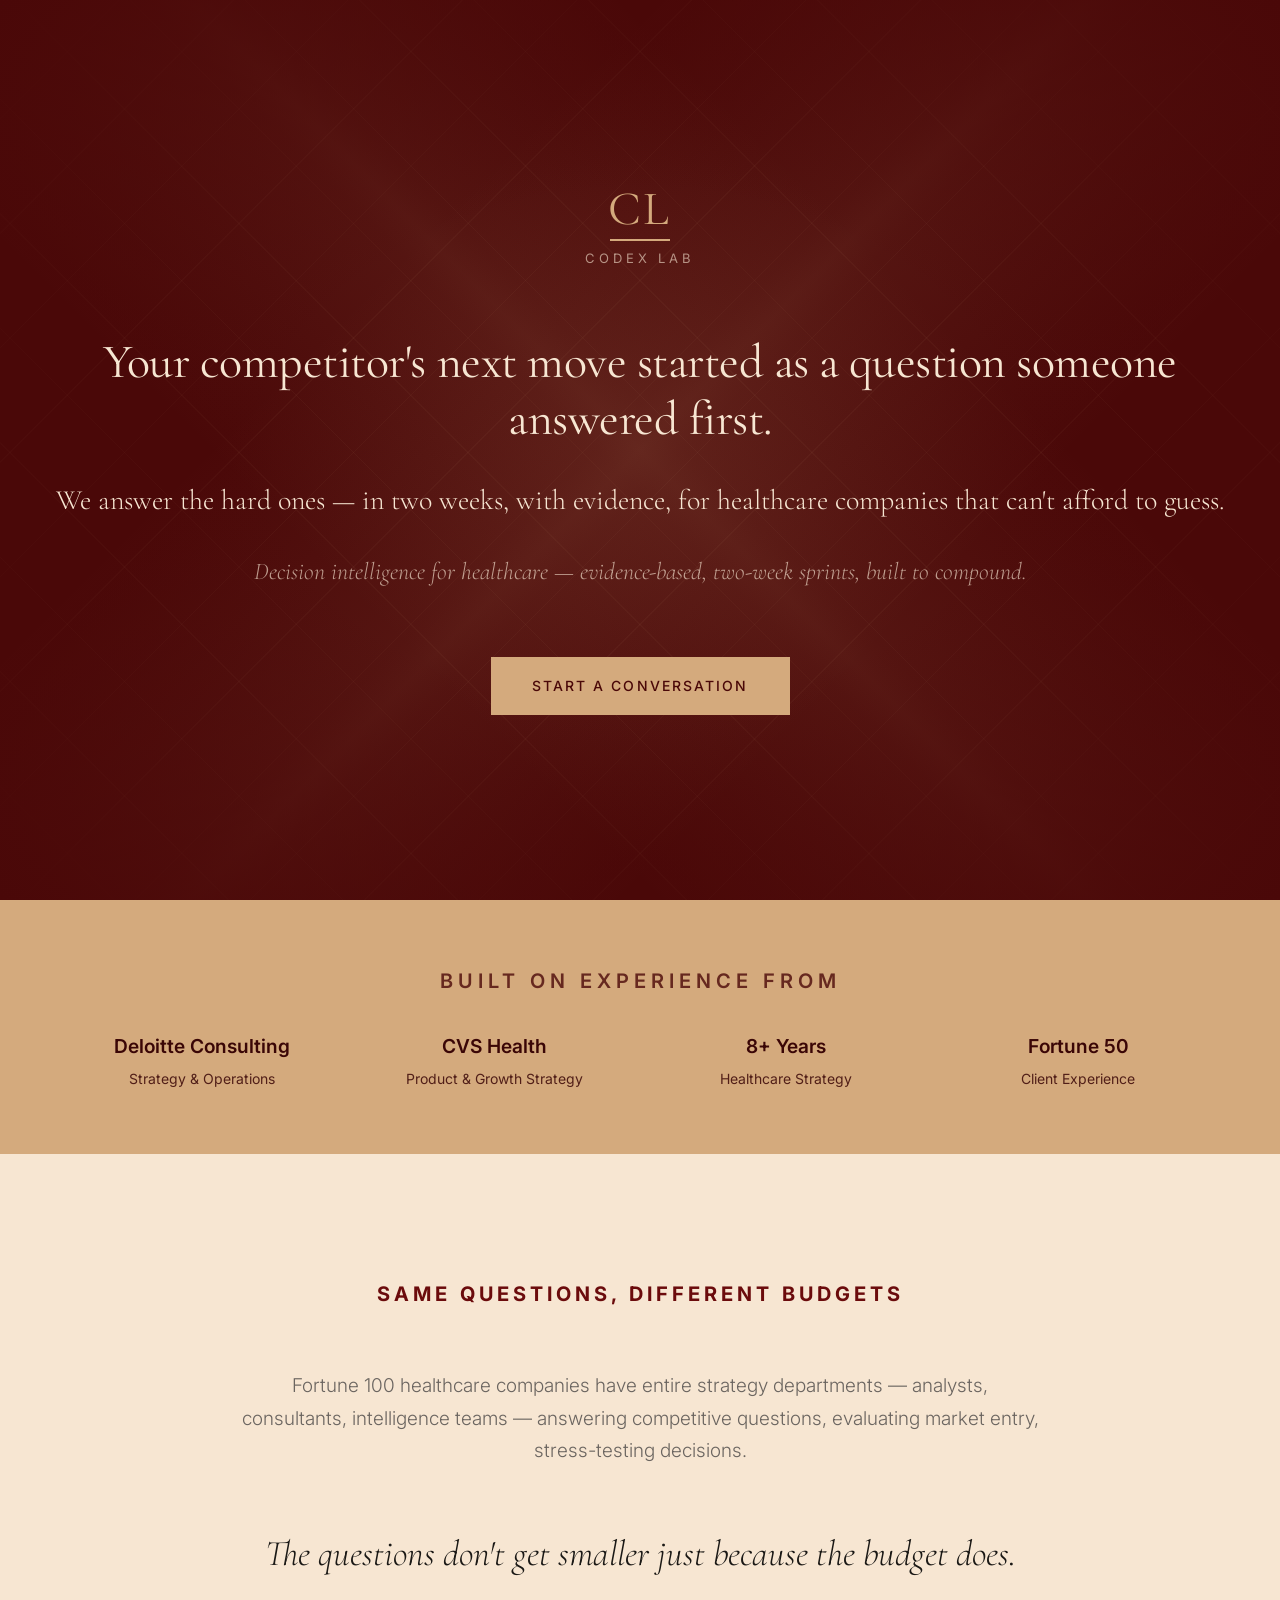
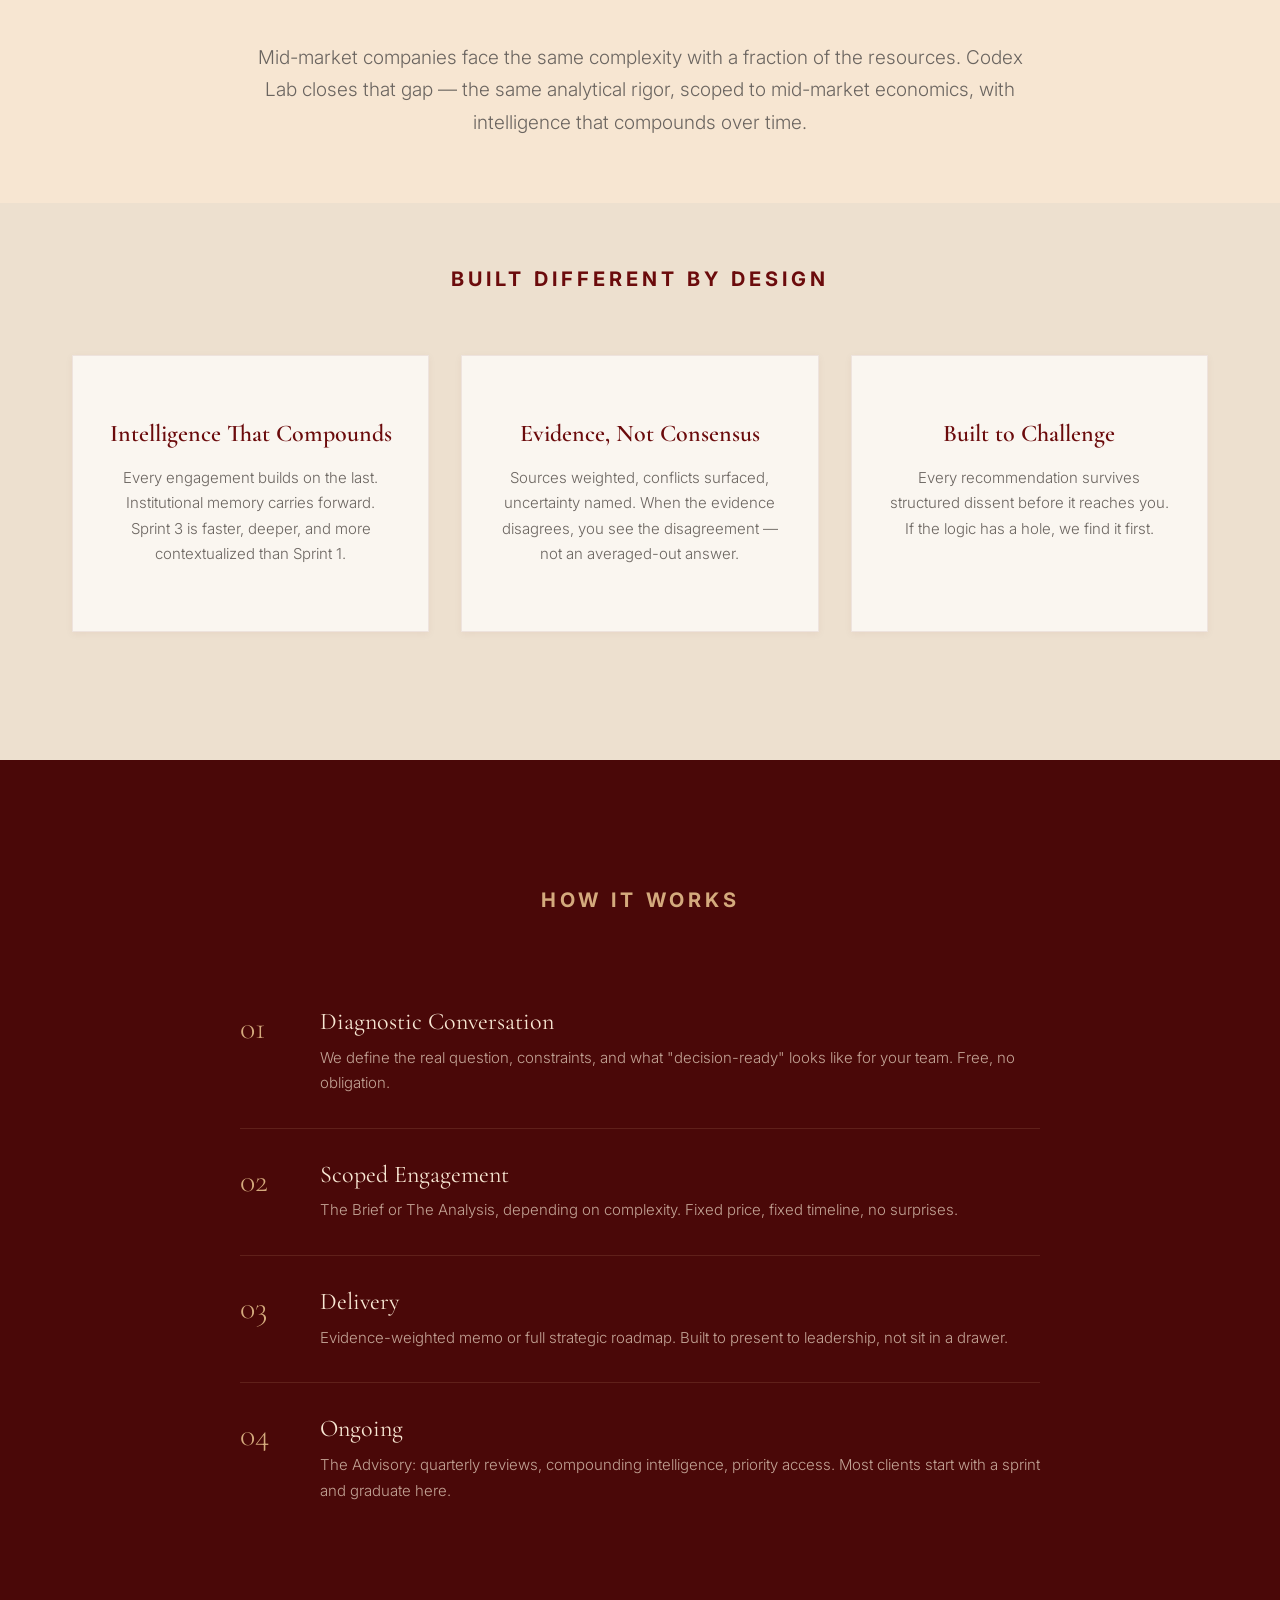
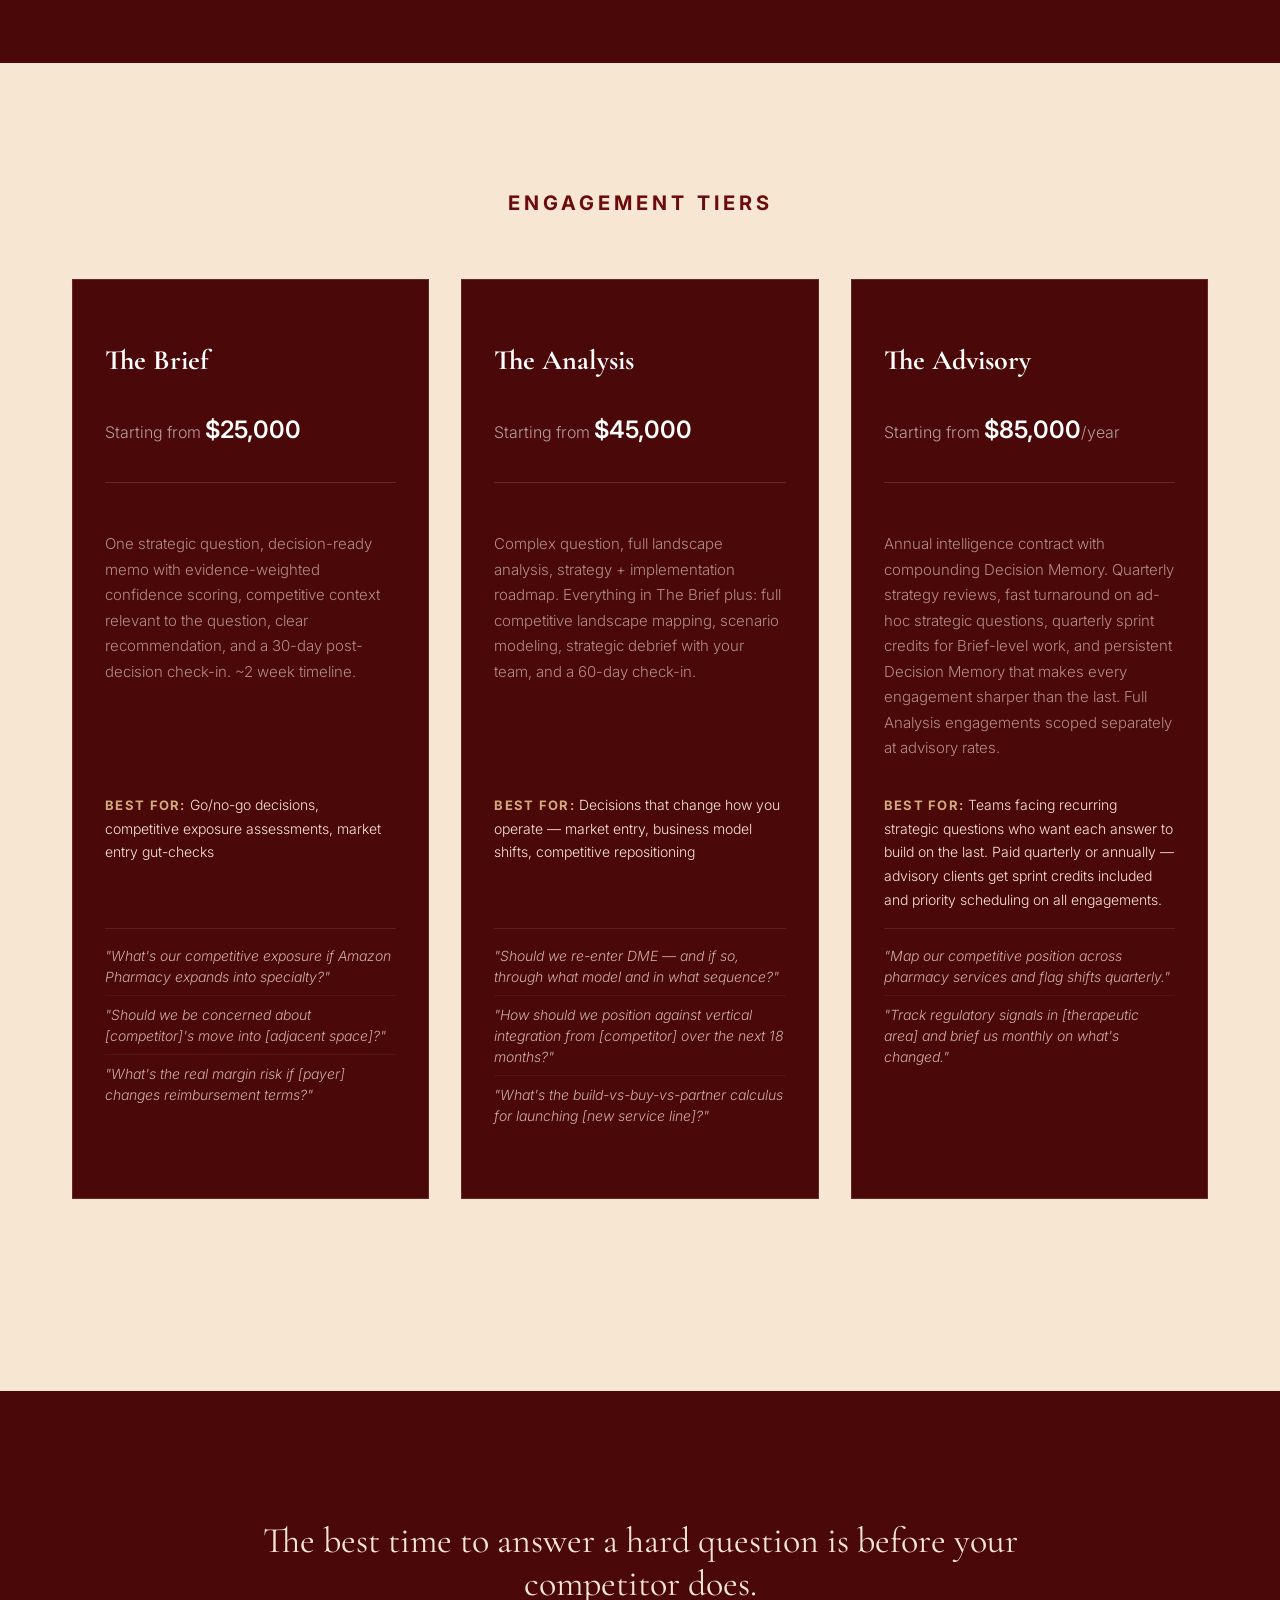
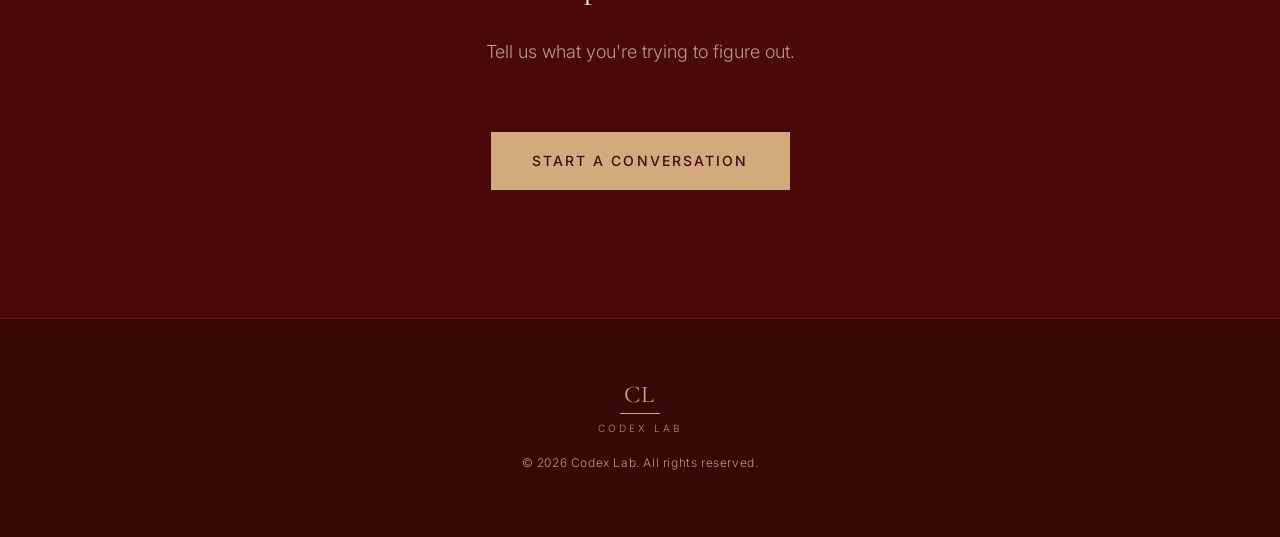
<file: index.html>
<!DOCTYPE html>
<html lang="en">
<head>
  <meta charset="UTF-8">
  <meta name="viewport" content="width=device-width, initial-scale=1.0">
  <title>Codex Lab — Decision Intelligence for Healthcare</title>
  <meta name="description" content="Evidence-based strategic analysis for mid-market healthcare companies. Two-week sprints. Intelligence that compounds.">
  <link rel="preconnect" href="https://fonts.googleapis.com">
  <link rel="preconnect" href="https://fonts.gstatic.com" crossorigin>
  <link href="https://fonts.googleapis.com/css2?family=Cormorant+Garamond:ital,wght@0,400;0,500;0,600;0,700;1,400;1,500&family=Inter:wght@300;400;500;600&display=swap" rel="stylesheet">
  <link rel="stylesheet" href="styles.css">
  <noscript><style>.fade-in { opacity: 1; transform: none; }</style></noscript>
</head>
<body>

  <a href="#main-content" class="skip-link">Skip to main content</a>

  <!-- Section 1: Hero -->
  <header class="hero" role="banner">
    <div class="hero__container">
      <div class="hero__monogram">
        <span class="monogram">CL</span>
        <div class="brass-rule" aria-hidden="true"></div>
        <p class="hero__brand-name">Codex Lab</p>
      </div>
      <h1 class="hero__headline">
        Your competitor's next move started as a question someone answered first.
      </h1>
      <p class="hero__headline-sub">We answer the hard ones — in two weeks, with evidence, for healthcare companies that can't afford to guess.</p>
      <p class="hero__subline">Decision intelligence for healthcare — evidence-based, two-week sprints, built to compound.</p>
      <a href="mailto:hello@thecodexlab.ai" class="cta-button">Start a Conversation</a>
    </div>
  </header>

  <!-- Credibility Bar -->
  <section class="credibility-bar" aria-label="Experience credentials">
    <div class="container">
      <p class="credibility-bar__heading">Built on Experience From</p>
      <div class="credibility-bar__grid">
        <div class="credibility-bar__item">
          <p class="credibility-bar__name">Deloitte Consulting</p>
          <p class="credibility-bar__detail">Strategy &amp; Operations</p>
        </div>
        <div class="credibility-bar__item">
          <p class="credibility-bar__name">CVS Health</p>
          <p class="credibility-bar__detail">Product &amp; Growth Strategy</p>
        </div>
        <div class="credibility-bar__item">
          <p class="credibility-bar__name">8+ Years</p>
          <p class="credibility-bar__detail">Healthcare Strategy</p>
        </div>
        <div class="credibility-bar__item">
          <p class="credibility-bar__name">Fortune 50</p>
          <p class="credibility-bar__detail">Client Experience</p>
        </div>
      </div>
    </div>
  </section>

  <main id="main-content">

    <!-- Section 2: Same Questions, Different Budgets -->
    <section class="same-questions fade-in" aria-labelledby="same-questions-heading">
      <div class="container">
        <h2 id="same-questions-heading" class="section-heading">Same Questions, Different Budgets</h2>
        <div class="same-questions__content">
          <p class="same-questions__lead">
            Fortune 100 healthcare companies have entire strategy departments — analysts, consultants, intelligence teams — answering competitive questions, evaluating market entry, stress-testing decisions.
          </p>
          <p class="same-questions__emphasis">
            The questions don't get smaller just because the budget does.
          </p>
          <p class="same-questions__close">
            Mid-market companies face the same complexity with a fraction of the resources. Codex Lab closes that gap — the same analytical rigor, scoped to mid-market economics, with intelligence that compounds over time.
          </p>
        </div>
      </div>
    </section>

    <!-- Section 3: Built Different by Design -->
    <section class="built-different fade-in" aria-labelledby="built-different-heading">
      <div class="container">
        <h2 id="built-different-heading" class="section-heading">Built Different by Design</h2>
        <div class="built-different__grid">

          <article class="card fade-in">
            <h3 class="card__title">Intelligence That Compounds</h3>
            <p class="card__body">Every engagement builds on the last. Institutional memory carries forward. Sprint 3 is faster, deeper, and more contextualized than Sprint 1.</p>
          </article>

          <article class="card fade-in">
            <h3 class="card__title">Evidence, Not Consensus</h3>
            <p class="card__body">Sources weighted, conflicts surfaced, uncertainty named. When the evidence disagrees, you see the disagreement — not an averaged-out answer.</p>
          </article>

          <article class="card fade-in">
            <h3 class="card__title">Built to Challenge</h3>
            <p class="card__body">Every recommendation survives structured dissent before it reaches you. If the logic has a hole, we find it first.</p>
          </article>

        </div>
      </div>
    </section>

    <!-- Section 4: How It Works -->
    <section class="how-it-works fade-in" aria-labelledby="how-it-works-heading">
      <div class="container">
        <h2 id="how-it-works-heading" class="section-heading">How It Works</h2>
        <ol class="process">

          <li class="process__step fade-in">
            <span class="process__number" aria-hidden="true">01</span>
            <div class="process__content">
              <h3 class="process__title">Diagnostic Conversation</h3>
              <p class="process__description">We define the real question, constraints, and what "decision-ready" looks like for your team. Free, no obligation.</p>
            </div>
          </li>

          <li class="process__step fade-in">
            <span class="process__number" aria-hidden="true">02</span>
            <div class="process__content">
              <h3 class="process__title">Scoped Engagement</h3>
              <p class="process__description">The Brief or The Analysis, depending on complexity. Fixed price, fixed timeline, no surprises.</p>
            </div>
          </li>

          <li class="process__step fade-in">
            <span class="process__number" aria-hidden="true">03</span>
            <div class="process__content">
              <h3 class="process__title">Delivery</h3>
              <p class="process__description">Evidence-weighted memo or full strategic roadmap. Built to present to leadership, not sit in a drawer.</p>
            </div>
          </li>

          <li class="process__step fade-in">
            <span class="process__number" aria-hidden="true">04</span>
            <div class="process__content">
              <h3 class="process__title">Ongoing</h3>
              <p class="process__description">The Advisory: quarterly reviews, compounding intelligence, priority access. Most clients start with a sprint and graduate here.</p>
            </div>
          </li>

        </ol>
      </div>
    </section>

    <!-- Section 5: Pricing -->
    <section class="pricing fade-in" aria-labelledby="pricing-heading">
      <div class="container">
        <h2 id="pricing-heading" class="section-heading">Engagement Tiers</h2>

        <div class="pricing__grid">

          <article class="tier fade-in">
            <h3 class="tier__name">The Brief</h3>
            <p class="tier__price">Starting from <strong>$25,000</strong></p>
            <p class="tier__description">One strategic question, decision-ready memo with evidence-weighted confidence scoring, competitive context relevant to the question, clear recommendation, and a 30-day post-decision check-in. ~2 week timeline.</p>
            <p class="tier__best-for"><span class="tier__label">Best for:</span> Go/no-go decisions, competitive exposure assessments, market entry gut-checks</p>
            <ul class="tier__examples" aria-label="Example questions for The Brief">
              <li>"What's our competitive exposure if Amazon Pharmacy expands into specialty?"</li>
              <li>"Should we be concerned about [competitor]'s move into [adjacent space]?"</li>
              <li>"What's the real margin risk if [payer] changes reimbursement terms?"</li>
            </ul>
          </article>

          <article class="tier fade-in">
            <h3 class="tier__name">The Analysis</h3>
            <p class="tier__price">Starting from <strong>$45,000</strong></p>
            <p class="tier__description">Complex question, full landscape analysis, strategy + implementation roadmap. Everything in The Brief plus: full competitive landscape mapping, scenario modeling, strategic debrief with your team, and a 60-day check-in.</p>
            <p class="tier__best-for"><span class="tier__label">Best for:</span> Decisions that change how you operate — market entry, business model shifts, competitive repositioning</p>
            <ul class="tier__examples" aria-label="Example questions for The Analysis">
              <li>"Should we re-enter DME — and if so, through what model and in what sequence?"</li>
              <li>"How should we position against vertical integration from [competitor] over the next 18 months?"</li>
              <li>"What's the build-vs-buy-vs-partner calculus for launching [new service line]?"</li>
            </ul>
          </article>

          <article class="tier fade-in">
            <h3 class="tier__name">The Advisory</h3>
            <p class="tier__price">Starting from <strong>$85,000</strong>/year</p>
            <p class="tier__description">Annual intelligence contract with compounding Decision Memory. Quarterly strategy reviews, fast turnaround on ad-hoc strategic questions, quarterly sprint credits for Brief-level work, and persistent Decision Memory that makes every engagement sharper than the last. Full Analysis engagements scoped separately at advisory rates.</p>
            <p class="tier__best-for"><span class="tier__label">Best for:</span> Teams facing recurring strategic questions who want each answer to build on the last. Paid quarterly or annually — advisory clients get sprint credits included and priority scheduling on all engagements.</p>
            <ul class="tier__examples" aria-label="Example questions for The Advisory">
              <li>"Map our competitive position across pharmacy services and flag shifts quarterly."</li>
              <li>"Track regulatory signals in [therapeutic area] and brief us monthly on what's changed."</li>
            </ul>
          </article>

        </div>

        <!-- Tagline removed — each tier is self-explanatory -->

      </div>
    </section>

    <!-- Section 6: CTA Close -->
    <section class="cta-close fade-in" aria-labelledby="cta-close-heading">
      <div class="container">
        <h2 id="cta-close-heading" class="cta-close__headline">The best time to answer a hard question is before your competitor does.</h2>
        <p class="cta-close__subline">Tell us what you're trying to figure out.</p>
        <a href="mailto:hello@thecodexlab.ai" class="cta-button">Start a Conversation</a>
      </div>
    </section>

  </main>

  <footer class="site-footer" role="contentinfo">
    <div class="container">
      <div class="site-footer__content">
        <span class="monogram monogram--small">CL</span>
        <div class="brass-rule brass-rule--small" aria-hidden="true"></div>
        <p class="site-footer__brand">Codex Lab</p>
        <p class="site-footer__text">&copy; 2026 Codex Lab. All rights reserved.</p>
      </div>
    </div>
  </footer>

  <script src="script.js"></script>
</body>
</html>
</file>
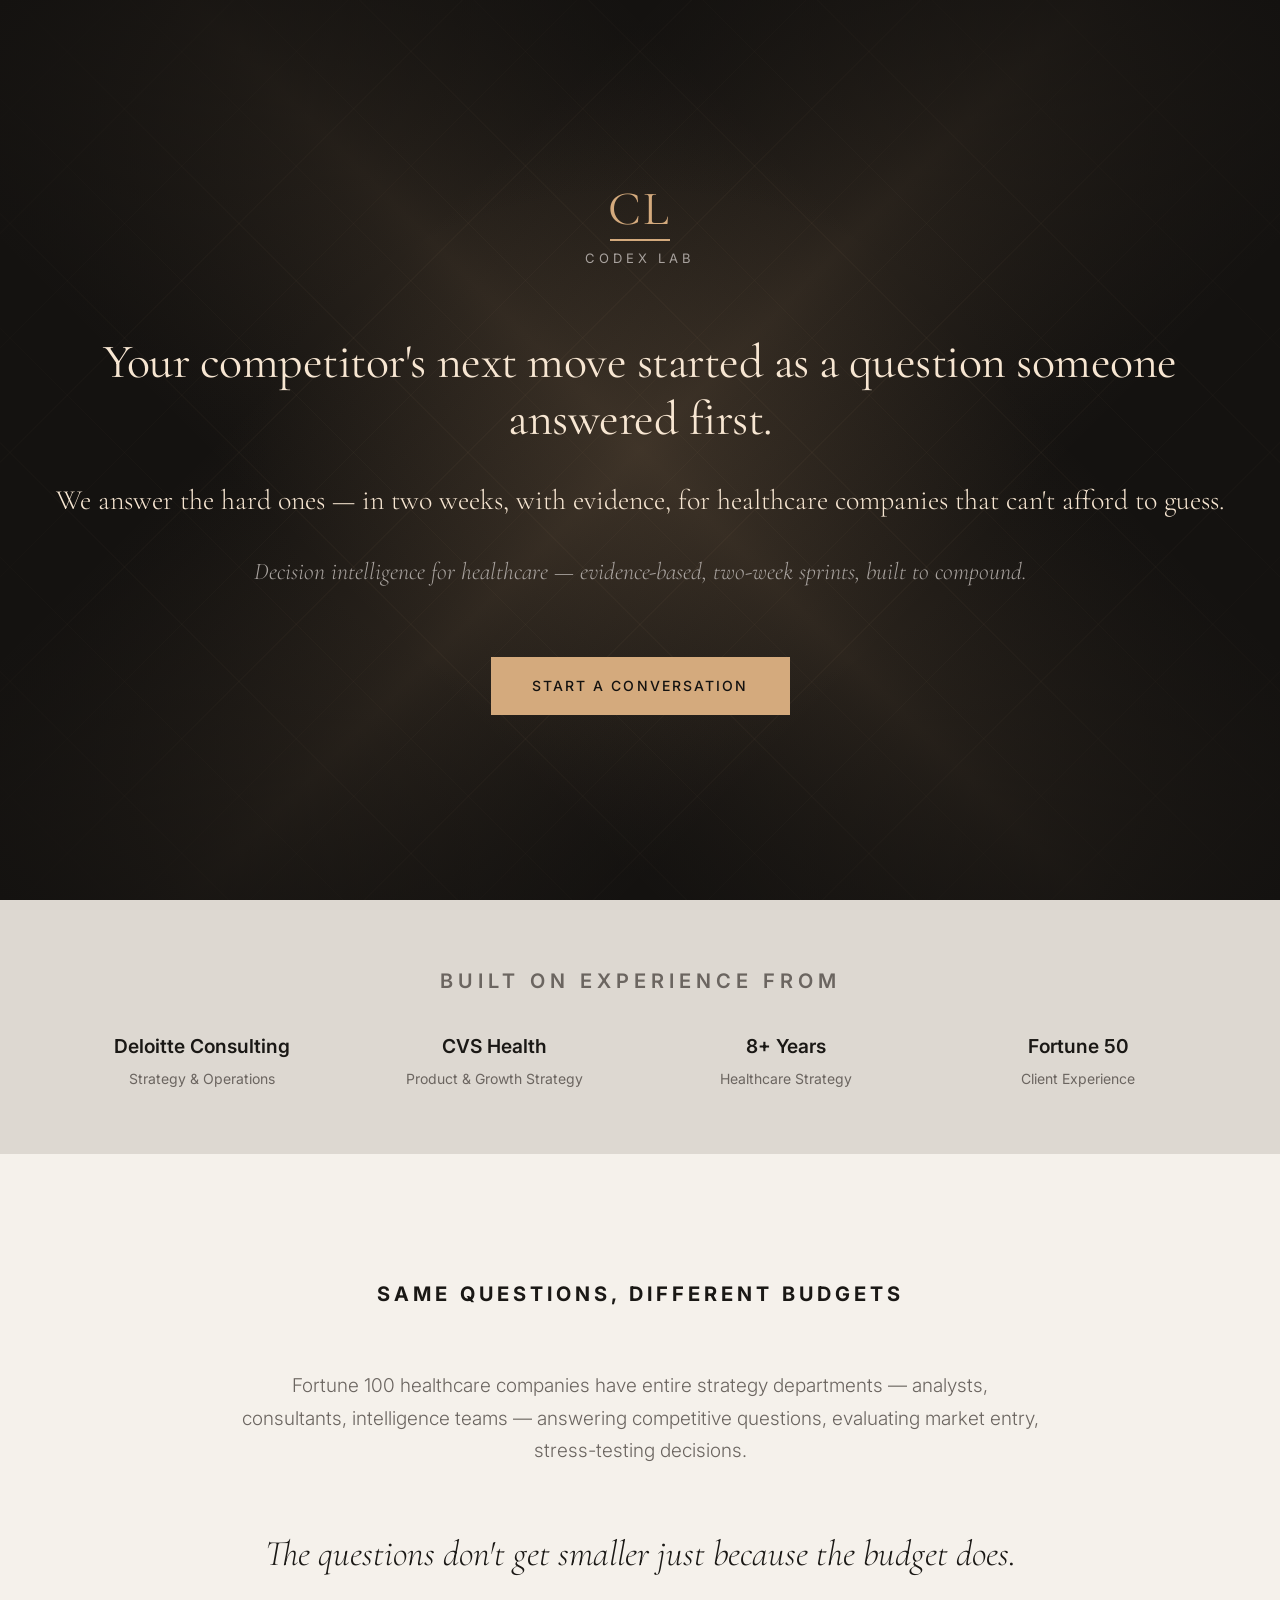
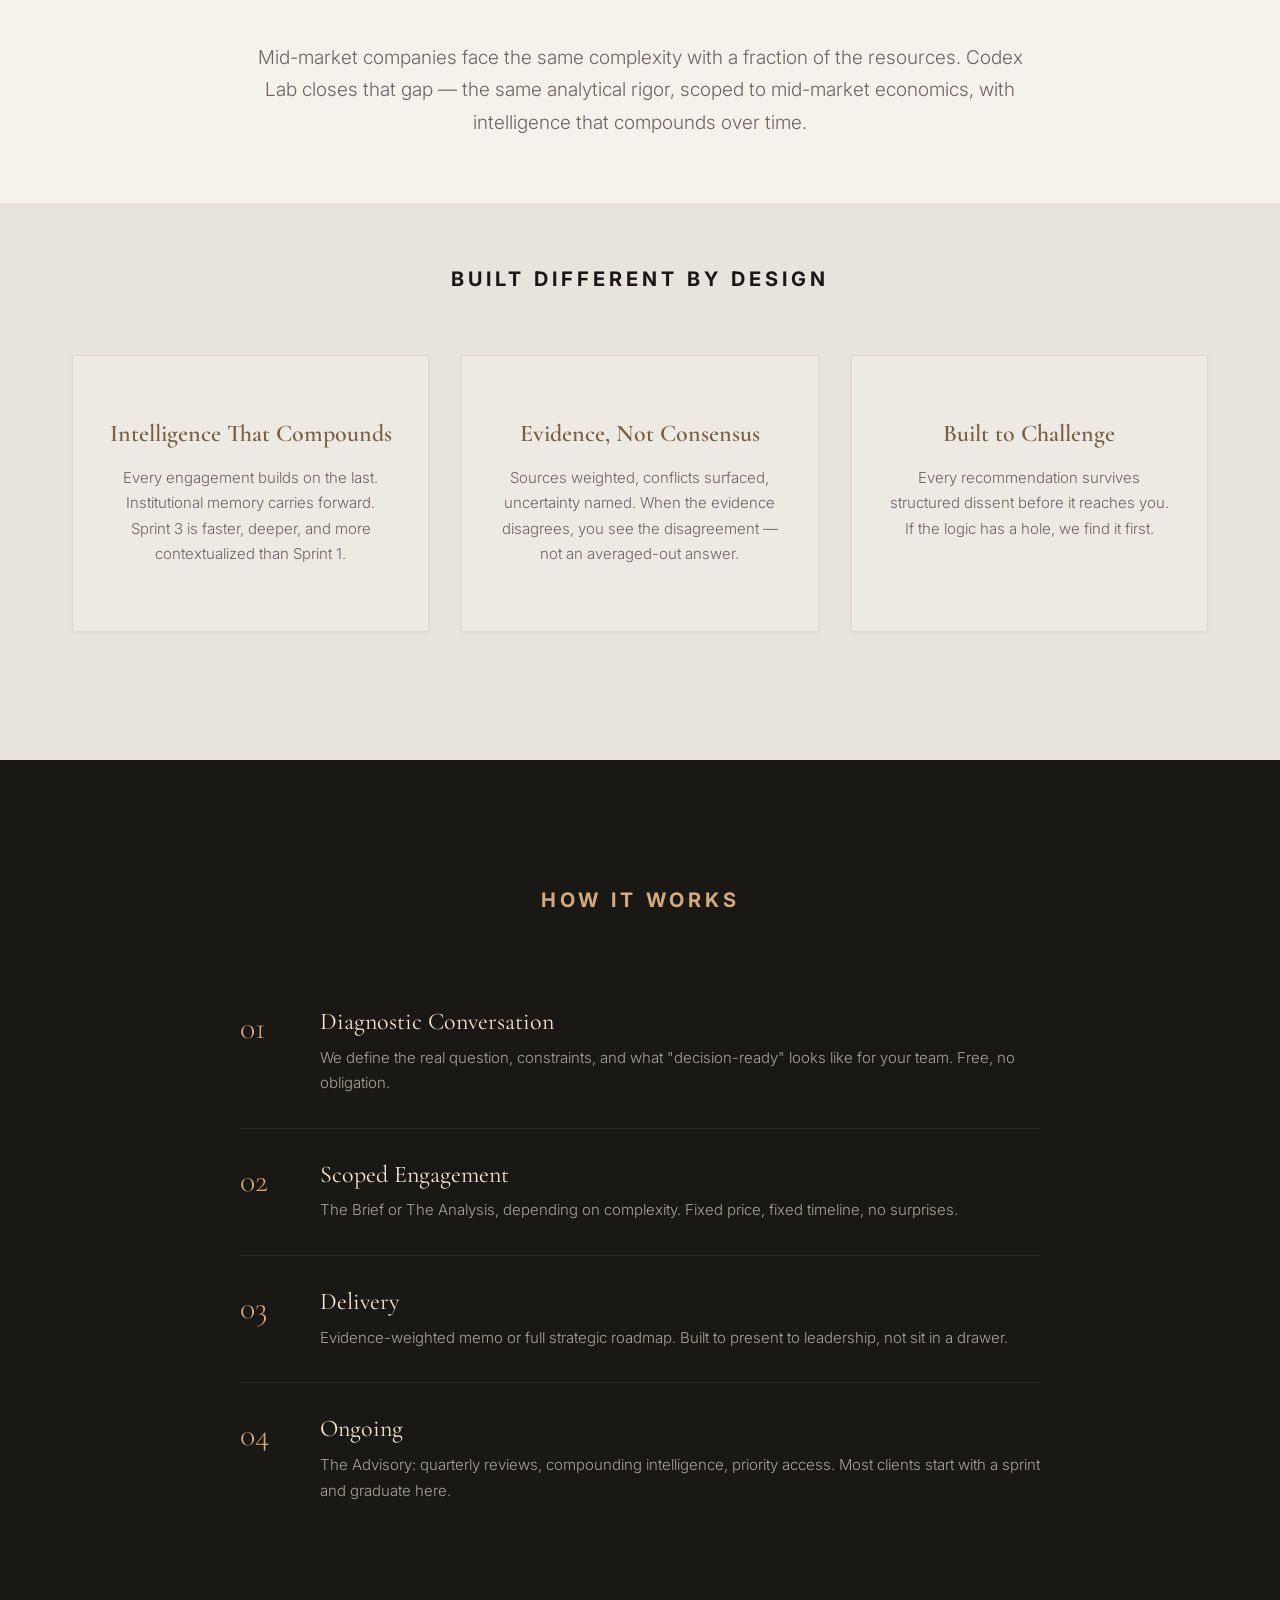
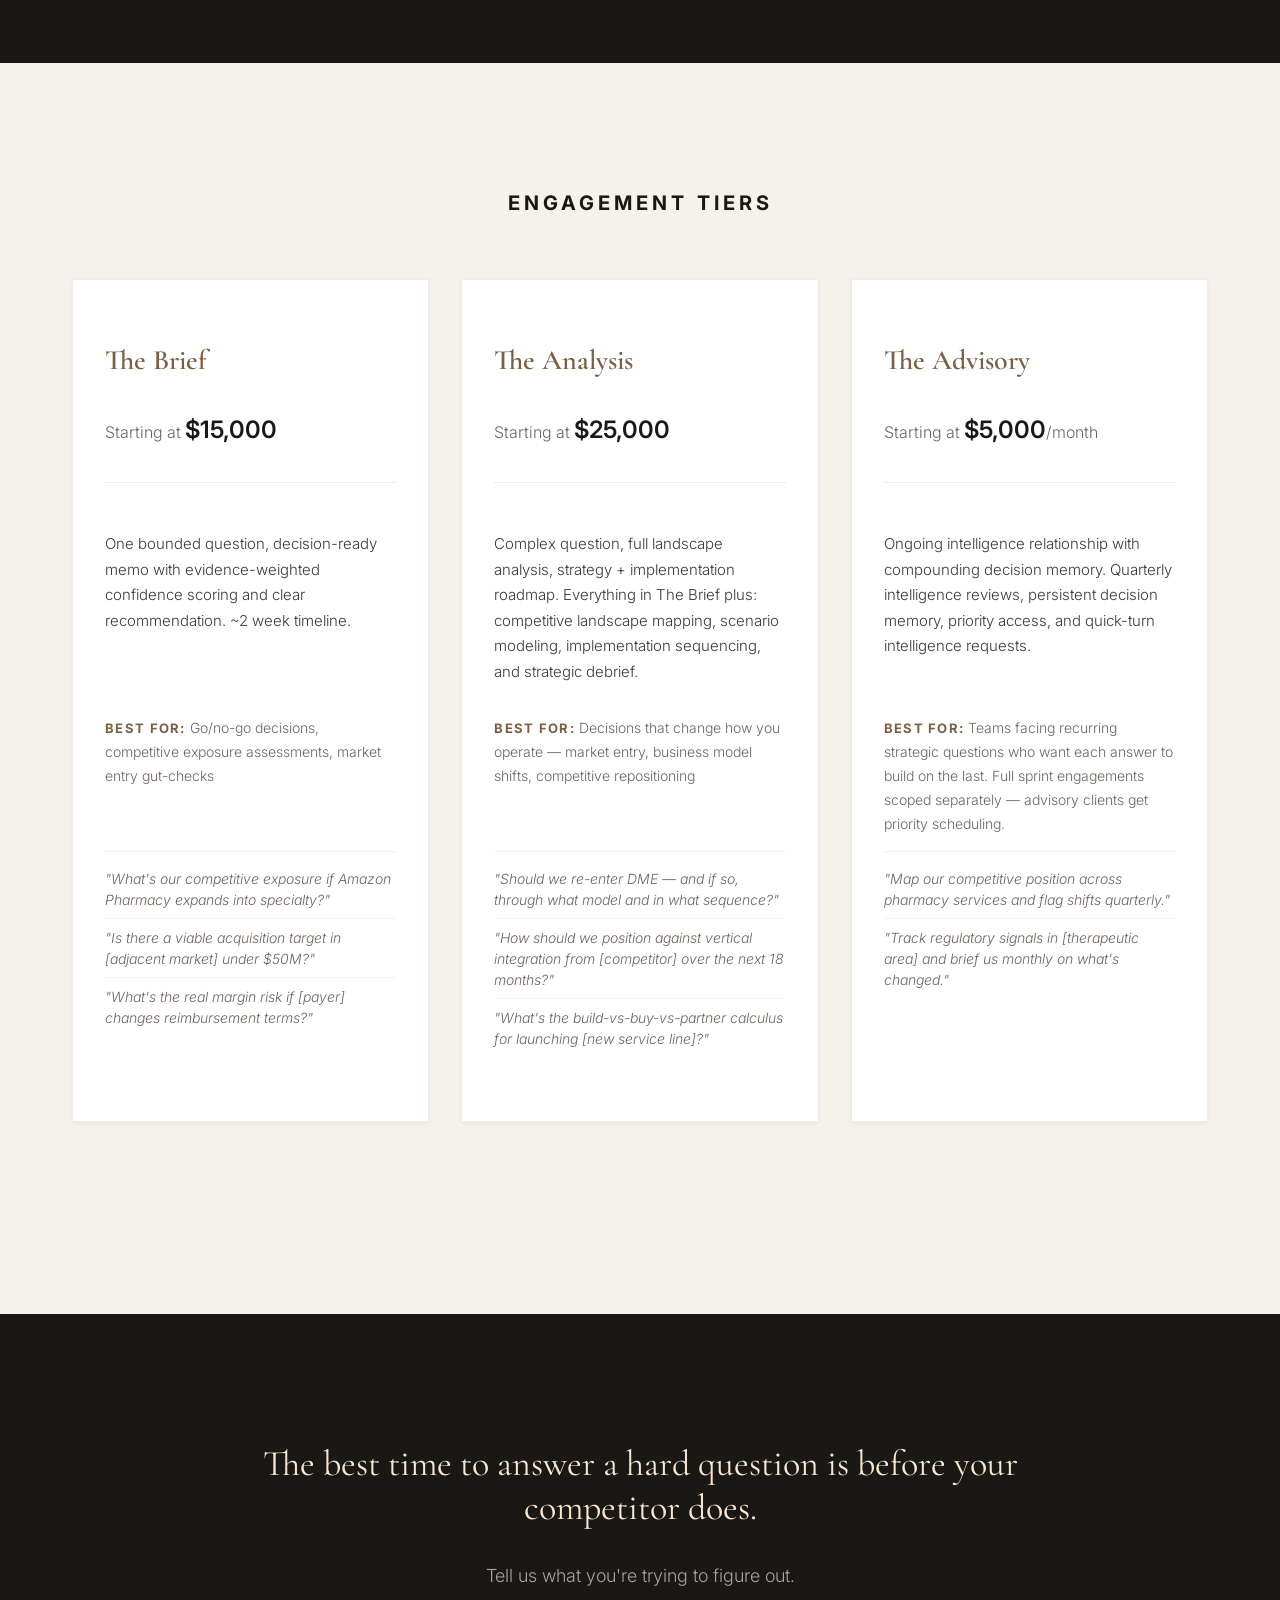
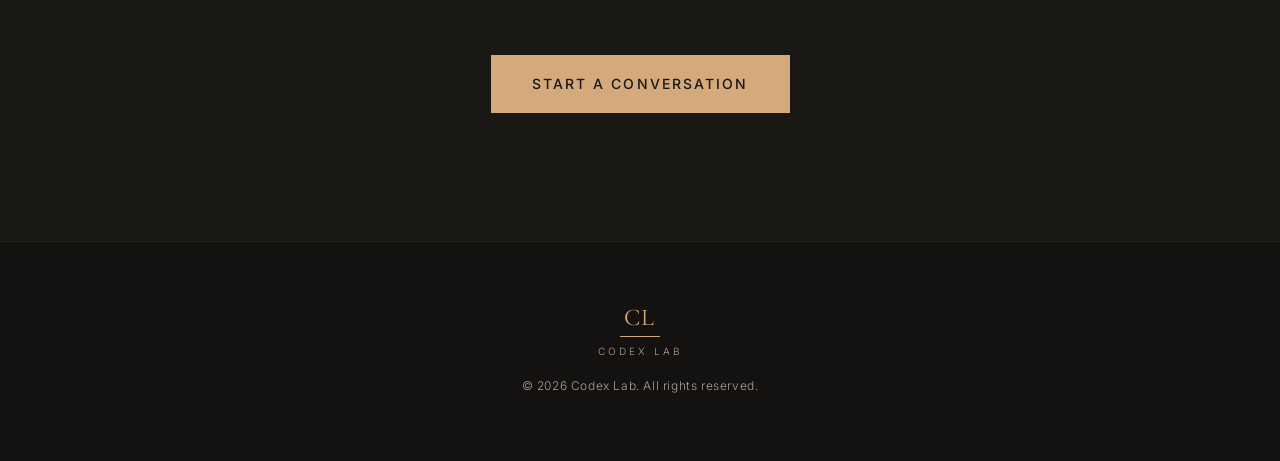
<file: preview-ideal.html>
<!DOCTYPE html>
<html lang="en">
<head>
  <meta charset="UTF-8">
  <meta name="viewport" content="width=device-width, initial-scale=1.0">
  <title>Codex Lab — Light Mode: Ideal Path (Dark Hero + Light Body)</title>
  <link rel="preconnect" href="https://fonts.googleapis.com">
  <link rel="preconnect" href="https://fonts.gstatic.com" crossorigin>
  <link href="https://fonts.googleapis.com/css2?family=Cormorant+Garamond:ital,wght@0,400;0,500;0,600;0,700;1,400;1,500&family=Inter:wght@300;400;500;600&display=swap" rel="stylesheet">
  <link rel="stylesheet" href="styles.css">
  <style>
    /* ==========================================================
       IDEAL PATH — Dark hero, light body
       Forces light-mode overrides regardless of system setting
       ========================================================== */

    :root {
      /* Light body tokens */
      --lm-bg: #F5F1EB;
      --lm-bg-card: #FFFFFF;
      --lm-bg-card-hover: #FAF8F5;
      --lm-bg-section: #EDE9E3;
      --lm-text-primary: #3D3A36;
      --lm-text-headline: #1A1815;
      --lm-text-secondary: #6B6560;
      --lm-brass: #7A5F42;
      --lm-brass-dim: rgba(122, 95, 66, 0.15);
      --lm-border: rgba(122, 95, 66, 0.12);
    }

    /* Hero stays dark — identical to dark mode */
    .hero {
      background-color: #141210;
      color: #E8E0D5;
    }
    .hero .monogram { color: #D4AA7D; }
    .hero .brass-rule { background-color: #D4AA7D; }
    .hero .hero__brand-name { color: #A8A29E; }
    .hero .hero__headline { color: #F7E6D2; }
    .hero .hero__headline-sub { color: #F7E6D2; }
    .hero .hero__subline { color: #A8A29E; }
    .hero .cta-button {
      color: #141210;
      background-color: #D4AA7D;
      border-color: #D4AA7D;
    }
    .hero .cta-button:hover {
      background-color: transparent;
      color: #D4AA7D;
      border-color: #B5BEDD;
      box-shadow: 0 0 20px rgba(181, 190, 221, 0.1);
    }
    .hero::before {
      background:
        linear-gradient(135deg, transparent 30%, rgba(212, 170, 125, 0.1) 48%, rgba(212, 170, 125, 0.12) 50%, rgba(212, 170, 125, 0.1) 52%, transparent 70%),
        linear-gradient(225deg, transparent 30%, rgba(212, 170, 125, 0.1) 48%, rgba(212, 170, 125, 0.12) 50%, rgba(212, 170, 125, 0.1) 52%, transparent 70%),
        repeating-linear-gradient(45deg, transparent, transparent 80px, rgba(212, 170, 125, 0.03) 80px, rgba(212, 170, 125, 0.03) 81px),
        repeating-linear-gradient(-45deg, transparent, transparent 80px, rgba(212, 170, 125, 0.03) 80px, rgba(212, 170, 125, 0.03) 81px);
    }
    .hero::after {
      background: radial-gradient(ellipse at center, transparent 40%, #141210 100%);
    }

    /* All section headings — bold */
    .section-heading {
      font-weight: 700;
    }

    /* Credibility bar — warm mid-tone transition */
    .credibility-bar {
      background-color: #DDD8D1;
    }
    .credibility-bar__heading {
      color: #6B6560;
      font-size: clamp(1rem, 1.8vw, 1.25rem);
      font-weight: 600;
    }
    .credibility-bar__name { color: var(--lm-text-headline); }
    .credibility-bar__detail { color: var(--lm-text-secondary); }

    /* Alternating section backgrounds for clear segmentation */
    .same-questions {
      background-color: var(--lm-bg);
      color: var(--lm-text-primary);
      border-top: none;
    }

    .built-different {
      background-color: #E8E3DC;
      color: var(--lm-text-primary);
    }

    /* How It Works — dark section for dramatic break */
    .how-it-works {
      background-color: #1A1815;
      color: #E8E0D5;
      border-top: none;
    }
    .how-it-works .section-heading { color: #D4AA7D; }

    .pricing {
      background-color: var(--lm-bg);
      color: var(--lm-text-primary);
      border-top: none;
    }

    .cta-close {
      background-color: #1A1815;
      color: #E8E0D5;
      border-top: none;
    }

    /* Section headings on light bg */
    .same-questions .section-heading,
    .built-different .section-heading,
    .pricing .section-heading {
      color: var(--lm-brass);
    }

    /* Section headings on light — darker for contrast */
    .same-questions .section-heading,
    .built-different .section-heading,
    .pricing .section-heading {
      color: var(--lm-text-headline);
    }

    /* Same Questions — lead and close same color, emphasis pops */
    .same-questions__lead { color: var(--lm-text-secondary); }
    .same-questions__emphasis { color: var(--lm-text-headline); }
    .same-questions__close { color: var(--lm-text-secondary); }

    /* Cards — warm tinted, not pure white */
    .card {
      background-color: #EDE9E3;
      border-color: var(--lm-border);
      box-shadow: 0 1px 4px rgba(0, 0, 0, 0.04);
    }
    .card:hover {
      background-color: #E8E3DC;
      border-color: var(--lm-brass);
      box-shadow: 0 4px 20px rgba(122, 95, 66, 0.12);
    }
    .card h3 { color: var(--lm-brass); }
    .card p { color: var(--lm-text-secondary); }

    /* Process — on dark bg */
    .process__number { color: #D4AA7D; }
    .process__title { color: #F7E6D2; }
    .process__description { color: #A8A29E; }
    .process__step { border-bottom-color: rgba(212, 170, 125, 0.12); }

    /* Tiers — white cards on light bg */
    .tier {
      background-color: var(--lm-bg-card);
      border-color: var(--lm-border);
      box-shadow: 0 1px 4px rgba(0, 0, 0, 0.05);
    }
    .tier__name {
      color: var(--lm-brass);
      font-weight: 600;
      font-size: 1.75rem;
    }
    .tier__price { color: var(--lm-text-secondary); border-bottom-color: var(--lm-border); }
    .tier__price strong { color: var(--lm-text-headline); }
    .tier__description { color: var(--lm-text-primary); }
    .tier__best-for { color: var(--lm-text-secondary); }
    .tier__label {
      color: var(--lm-brass);
      font-weight: 700;
      font-size: 0.8125rem;
    }
    .tier__examples { border-top-color: rgba(0, 0, 0, 0.06); }
    .tier__examples li { color: var(--lm-text-secondary); }
    .tier__examples li + li { border-top-color: rgba(0, 0, 0, 0.04); }

    /* CTA Close — dark bookend matching hero */
    .cta-close__headline { color: #F7E6D2; }
    .cta-close__subline { color: #A8A29E; }
    .cta-close .cta-button {
      color: #1A1815;
      background-color: #D4AA7D;
      border-color: #D4AA7D;
    }
    .cta-close .cta-button:hover {
      background-color: transparent;
      color: #D4AA7D;
      border-color: #B5BEDD;
      box-shadow: 0 0 20px rgba(181, 190, 221, 0.1);
    }

    /* Footer — dark to match CTA close */
    .site-footer {
      background-color: #141210;
      border-top-color: rgba(212, 170, 125, 0.1);
    }
    .site-footer .monogram { color: #D4AA7D; }
    .site-footer .brass-rule { background-color: #D4AA7D; }
    .site-footer__brand { color: #A8A29E; }
    .site-footer__text { color: #A8A29E; }

    /* Override the prefers-color-scheme media query — this preview forces the style */
    @media (prefers-color-scheme: light) {
      :root {
        --color-bg: #F5F1EB;
        --color-bg-card: #FFFFFF;
        --color-text-primary: #3D3A36;
        --color-text-headline: #1A1815;
        --color-text-secondary: #6B6560;
      }
    }
    @media (prefers-color-scheme: dark) {
      .same-questions, .built-different, .how-it-works, .pricing, .cta-close {
        background-color: var(--lm-bg);
        color: var(--lm-text-primary);
      }
    }
  </style>
</head>
<body>

  <a href="#main-content" class="skip-link">Skip to main content</a>

  <header class="hero" role="banner">
    <div class="hero__container">
      <div class="hero__monogram">
        <span class="monogram">CL</span>
        <div class="brass-rule" aria-hidden="true"></div>
        <p class="hero__brand-name">Codex Lab</p>
      </div>
      <h1 class="hero__headline">
        Your competitor's next move started as a question someone answered first.
      </h1>
      <p class="hero__headline-sub">We answer the hard ones — in two weeks, with evidence, for healthcare companies that can't afford to guess.</p>
      <p class="hero__subline">Decision intelligence for healthcare — evidence-based, two-week sprints, built to compound.</p>
      <a href="mailto:hello@thecodexlab.ai" class="cta-button">Start a Conversation</a>
    </div>
  </header>

  <section class="credibility-bar" aria-label="Experience credentials">
    <div class="container">
      <p class="credibility-bar__heading">Built on Experience From</p>
      <div class="credibility-bar__grid">
        <div class="credibility-bar__item">
          <p class="credibility-bar__name">Deloitte Consulting</p>
          <p class="credibility-bar__detail">Strategy &amp; Operations</p>
        </div>
        <div class="credibility-bar__item">
          <p class="credibility-bar__name">CVS Health</p>
          <p class="credibility-bar__detail">Product &amp; Growth Strategy</p>
        </div>
        <div class="credibility-bar__item">
          <p class="credibility-bar__name">8+ Years</p>
          <p class="credibility-bar__detail">Healthcare Strategy</p>
        </div>
        <div class="credibility-bar__item">
          <p class="credibility-bar__name">Fortune 50</p>
          <p class="credibility-bar__detail">Client Experience</p>
        </div>
      </div>
    </div>
  </section>

  <main id="main-content">

    <section class="same-questions fade-in" aria-labelledby="same-questions-heading">
      <div class="container">
        <h2 id="same-questions-heading" class="section-heading">Same Questions, Different Budgets</h2>
        <div class="same-questions__content">
          <p class="same-questions__lead">Fortune 100 healthcare companies have entire strategy departments — analysts, consultants, intelligence teams — answering competitive questions, evaluating market entry, stress-testing decisions.</p>
          <p class="same-questions__emphasis">The questions don't get smaller just because the budget does.</p>
          <p class="same-questions__close">Mid-market companies face the same complexity with a fraction of the resources. Codex Lab closes that gap — the same analytical rigor, scoped to mid-market economics, with intelligence that compounds over time.</p>
        </div>
      </div>
    </section>

    <section class="built-different fade-in" aria-labelledby="built-different-heading">
      <div class="container">
        <h2 id="built-different-heading" class="section-heading">Built Different by Design</h2>
        <div class="built-different__grid">
          <article class="card fade-in">
            <h3 class="card__title">Intelligence That Compounds</h3>
            <p class="card__body">Every engagement builds on the last. Institutional memory carries forward. Sprint 3 is faster, deeper, and more contextualized than Sprint 1.</p>
          </article>
          <article class="card fade-in">
            <h3 class="card__title">Evidence, Not Consensus</h3>
            <p class="card__body">Sources weighted, conflicts surfaced, uncertainty named. When the evidence disagrees, you see the disagreement — not an averaged-out answer.</p>
          </article>
          <article class="card fade-in">
            <h3 class="card__title">Built to Challenge</h3>
            <p class="card__body">Every recommendation survives structured dissent before it reaches you. If the logic has a hole, we find it first.</p>
          </article>
        </div>
      </div>
    </section>

    <section class="how-it-works fade-in" aria-labelledby="how-it-works-heading">
      <div class="container">
        <h2 id="how-it-works-heading" class="section-heading">How It Works</h2>
        <ol class="process">
          <li class="process__step fade-in">
            <span class="process__number" aria-hidden="true">01</span>
            <div class="process__content">
              <h3 class="process__title">Diagnostic Conversation</h3>
              <p class="process__description">We define the real question, constraints, and what "decision-ready" looks like for your team. Free, no obligation.</p>
            </div>
          </li>
          <li class="process__step fade-in">
            <span class="process__number" aria-hidden="true">02</span>
            <div class="process__content">
              <h3 class="process__title">Scoped Engagement</h3>
              <p class="process__description">The Brief or The Analysis, depending on complexity. Fixed price, fixed timeline, no surprises.</p>
            </div>
          </li>
          <li class="process__step fade-in">
            <span class="process__number" aria-hidden="true">03</span>
            <div class="process__content">
              <h3 class="process__title">Delivery</h3>
              <p class="process__description">Evidence-weighted memo or full strategic roadmap. Built to present to leadership, not sit in a drawer.</p>
            </div>
          </li>
          <li class="process__step fade-in">
            <span class="process__number" aria-hidden="true">04</span>
            <div class="process__content">
              <h3 class="process__title">Ongoing</h3>
              <p class="process__description">The Advisory: quarterly reviews, compounding intelligence, priority access. Most clients start with a sprint and graduate here.</p>
            </div>
          </li>
        </ol>
      </div>
    </section>

    <section class="pricing fade-in" aria-labelledby="pricing-heading">
      <div class="container">
        <h2 id="pricing-heading" class="section-heading">Engagement Tiers</h2>
        <div class="pricing__grid">
          <article class="tier fade-in">
            <h3 class="tier__name">The Brief</h3>
            <p class="tier__price">Starting at <strong>$15,000</strong></p>
            <p class="tier__description">One bounded question, decision-ready memo with evidence-weighted confidence scoring and clear recommendation. ~2 week timeline.</p>
            <p class="tier__best-for"><span class="tier__label">Best for:</span> Go/no-go decisions, competitive exposure assessments, market entry gut-checks</p>
            <ul class="tier__examples" aria-label="Example questions for The Brief">
              <li>"What's our competitive exposure if Amazon Pharmacy expands into specialty?"</li>
              <li>"Is there a viable acquisition target in [adjacent market] under $50M?"</li>
              <li>"What's the real margin risk if [payer] changes reimbursement terms?"</li>
            </ul>
          </article>
          <article class="tier fade-in">
            <h3 class="tier__name">The Analysis</h3>
            <p class="tier__price">Starting at <strong>$25,000</strong></p>
            <p class="tier__description">Complex question, full landscape analysis, strategy + implementation roadmap. Everything in The Brief plus: competitive landscape mapping, scenario modeling, implementation sequencing, and strategic debrief.</p>
            <p class="tier__best-for"><span class="tier__label">Best for:</span> Decisions that change how you operate — market entry, business model shifts, competitive repositioning</p>
            <ul class="tier__examples" aria-label="Example questions for The Analysis">
              <li>"Should we re-enter DME — and if so, through what model and in what sequence?"</li>
              <li>"How should we position against vertical integration from [competitor] over the next 18 months?"</li>
              <li>"What's the build-vs-buy-vs-partner calculus for launching [new service line]?"</li>
            </ul>
          </article>
          <article class="tier fade-in">
            <h3 class="tier__name">The Advisory</h3>
            <p class="tier__price">Starting at <strong>$5,000</strong>/month</p>
            <p class="tier__description">Ongoing intelligence relationship with compounding decision memory. Quarterly intelligence reviews, persistent decision memory, priority access, and quick-turn intelligence requests.</p>
            <p class="tier__best-for"><span class="tier__label">Best for:</span> Teams facing recurring strategic questions who want each answer to build on the last. Full sprint engagements scoped separately — advisory clients get priority scheduling.</p>
            <ul class="tier__examples" aria-label="Example questions for The Advisory">
              <li>"Map our competitive position across pharmacy services and flag shifts quarterly."</li>
              <li>"Track regulatory signals in [therapeutic area] and brief us monthly on what's changed."</li>
            </ul>
          </article>
        </div>
      </div>
    </section>

    <section class="cta-close fade-in" aria-labelledby="cta-close-heading">
      <div class="container">
        <h2 id="cta-close-heading" class="cta-close__headline">The best time to answer a hard question is before your competitor does.</h2>
        <p class="cta-close__subline">Tell us what you're trying to figure out.</p>
        <a href="mailto:hello@thecodexlab.ai" class="cta-button">Start a Conversation</a>
      </div>
    </section>

  </main>

  <footer class="site-footer" role="contentinfo">
    <div class="container">
      <div class="site-footer__content">
        <span class="monogram monogram--small">CL</span>
        <div class="brass-rule brass-rule--small" aria-hidden="true"></div>
        <p class="site-footer__brand">Codex Lab</p>
        <p class="site-footer__text">&copy; 2026 Codex Lab. All rights reserved.</p>
      </div>
    </div>
  </footer>

  <script src="script.js"></script>
</body>
</html>
</file>
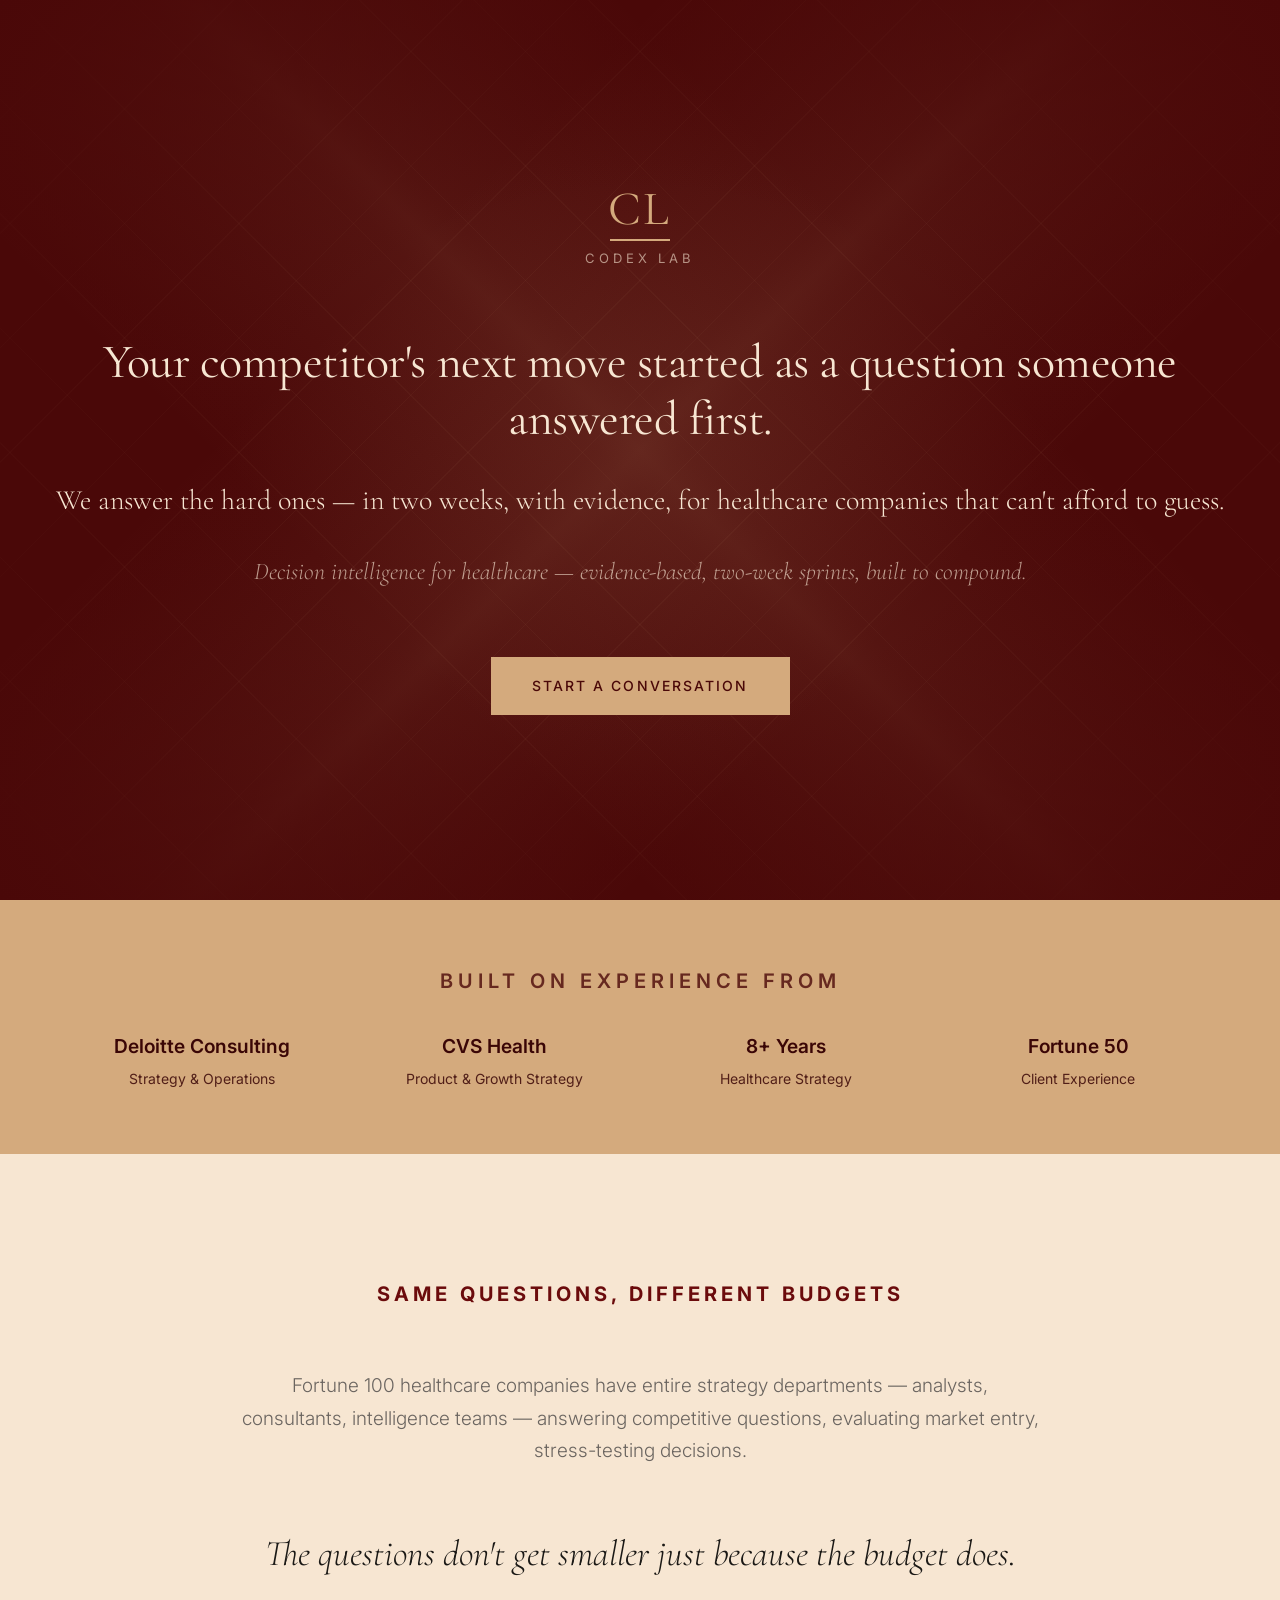
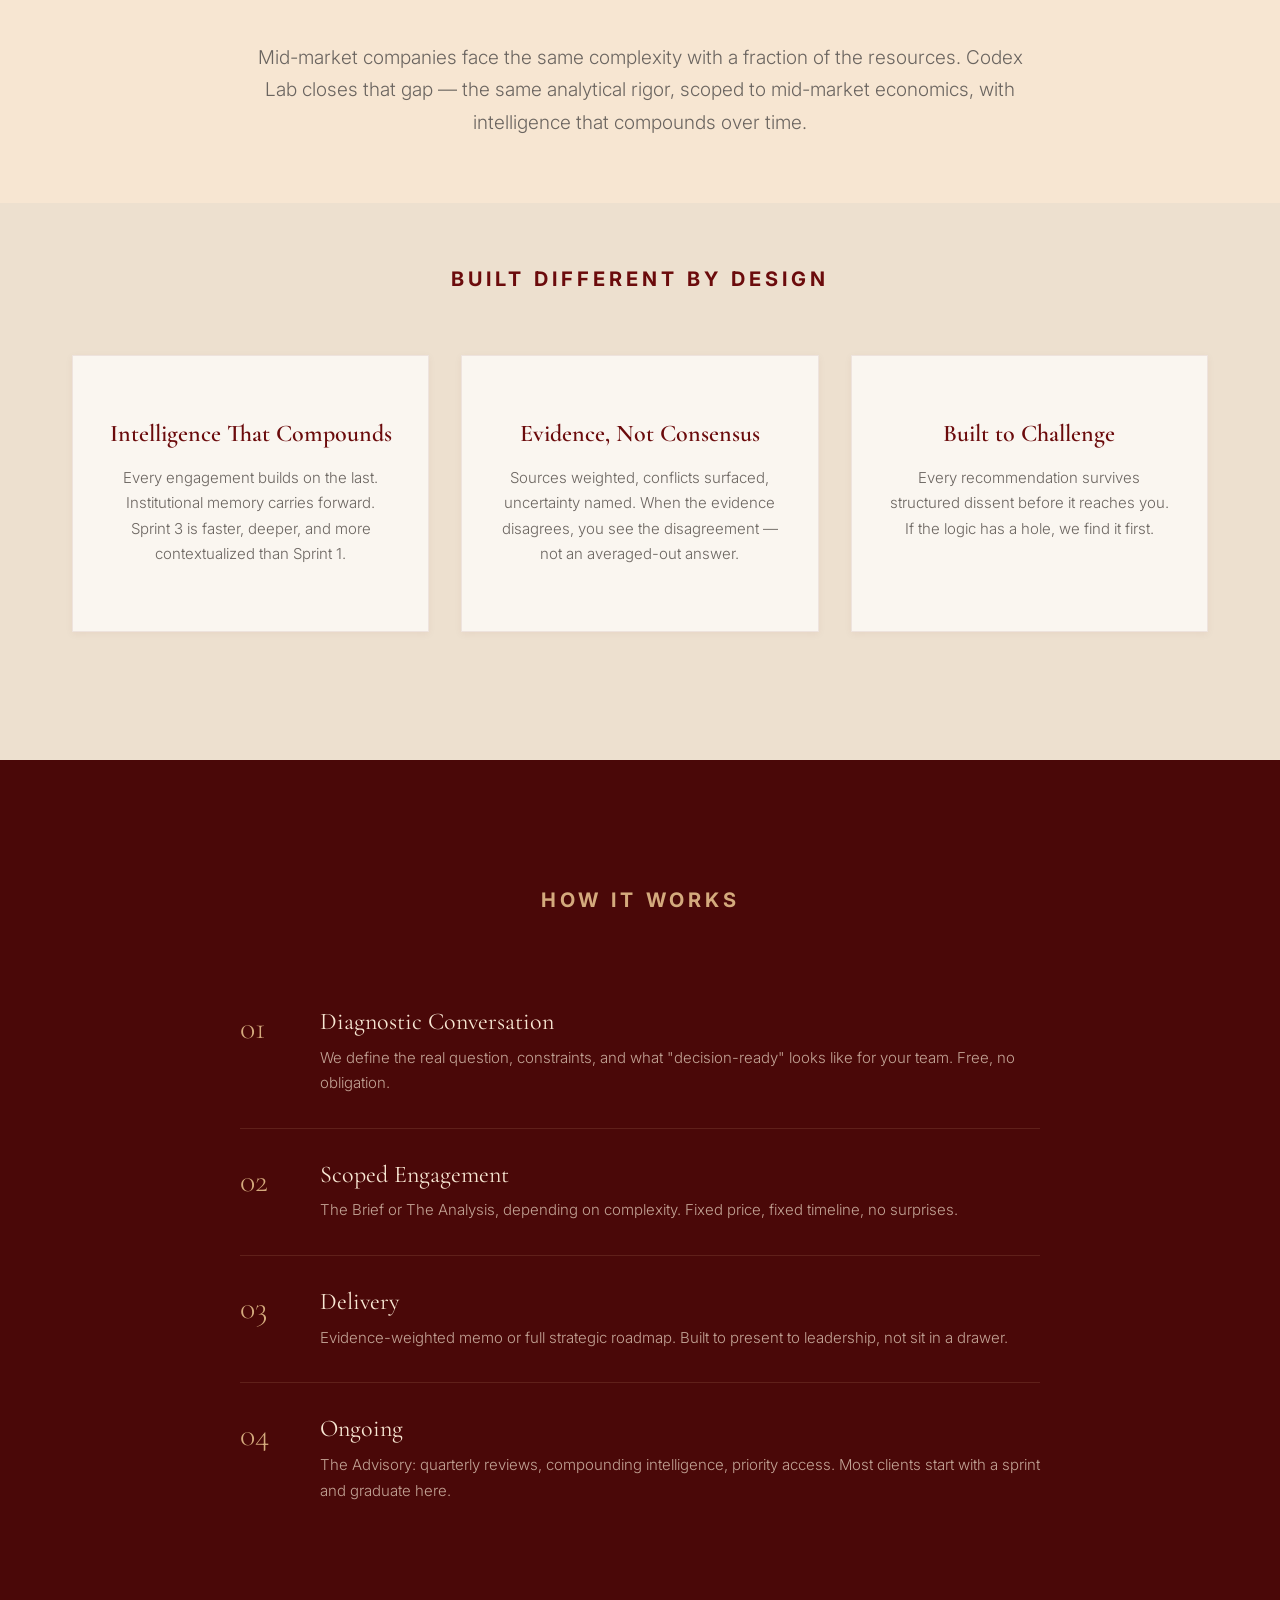
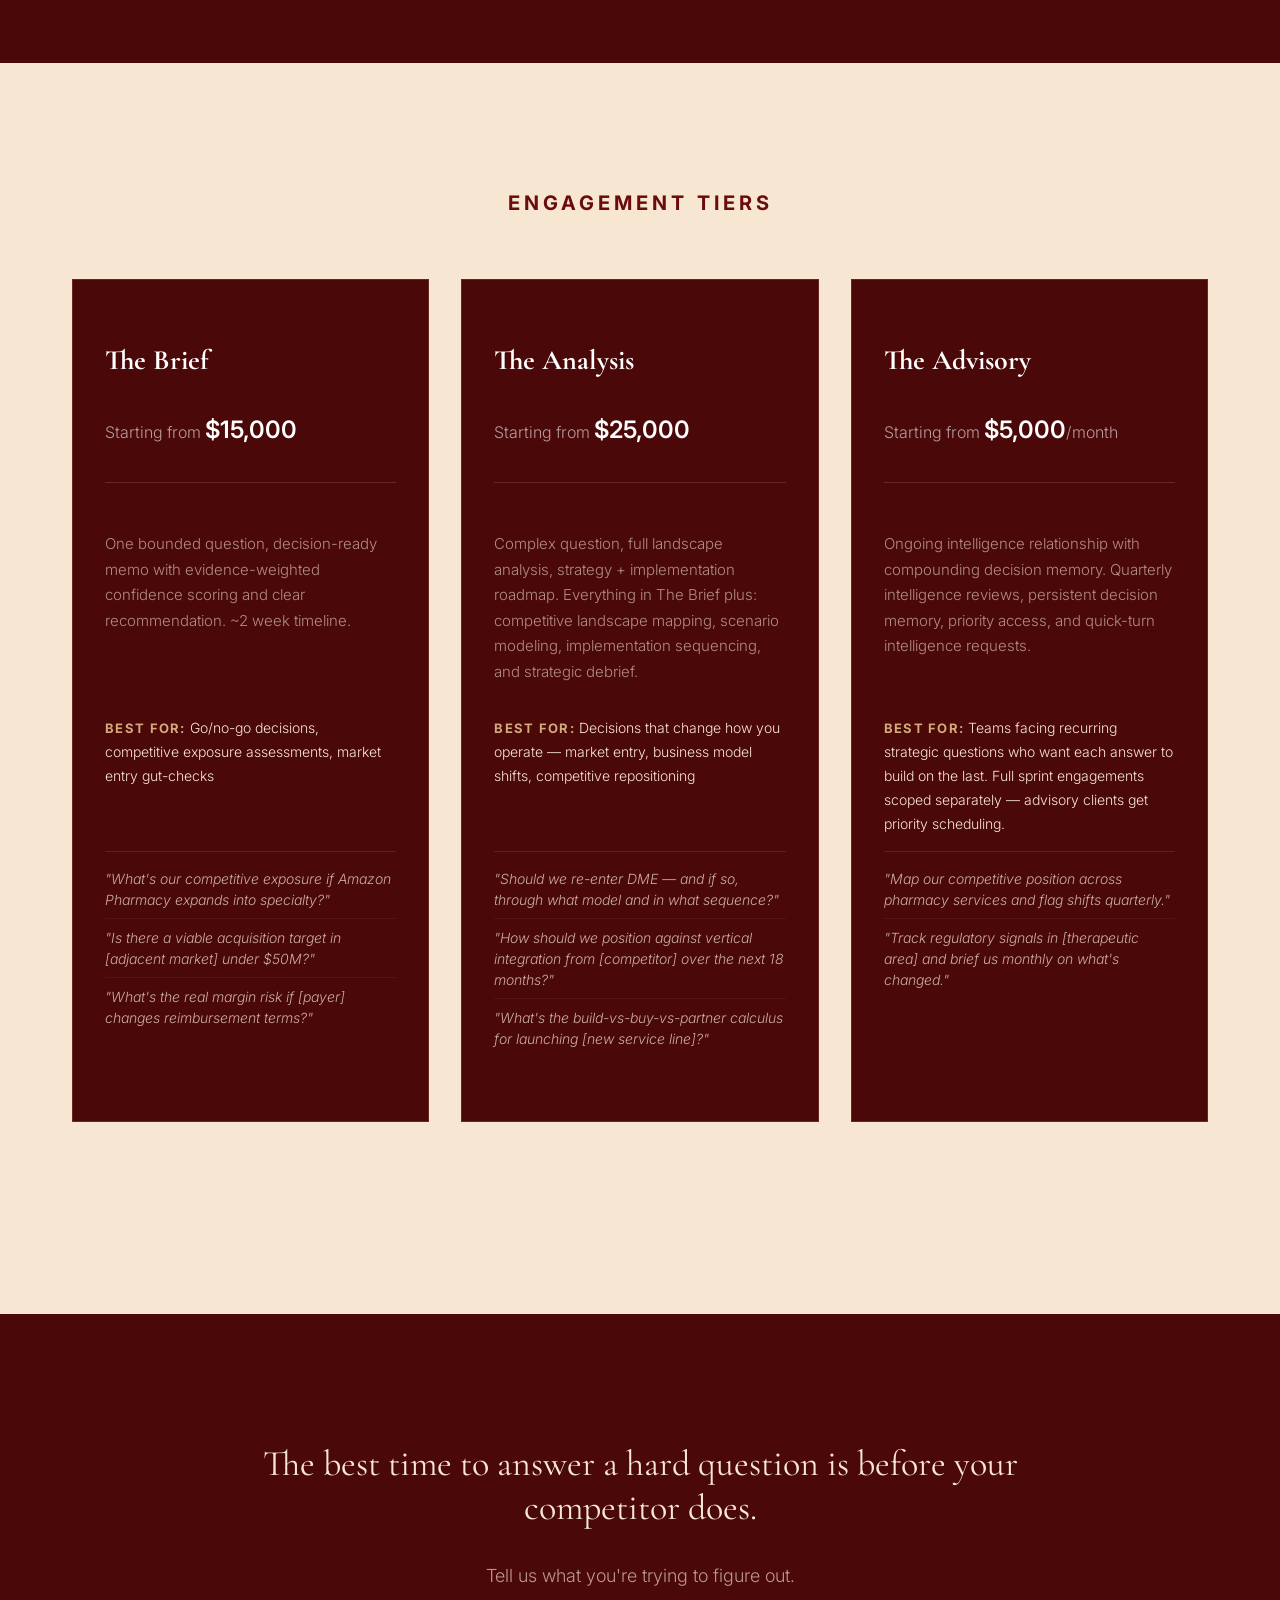
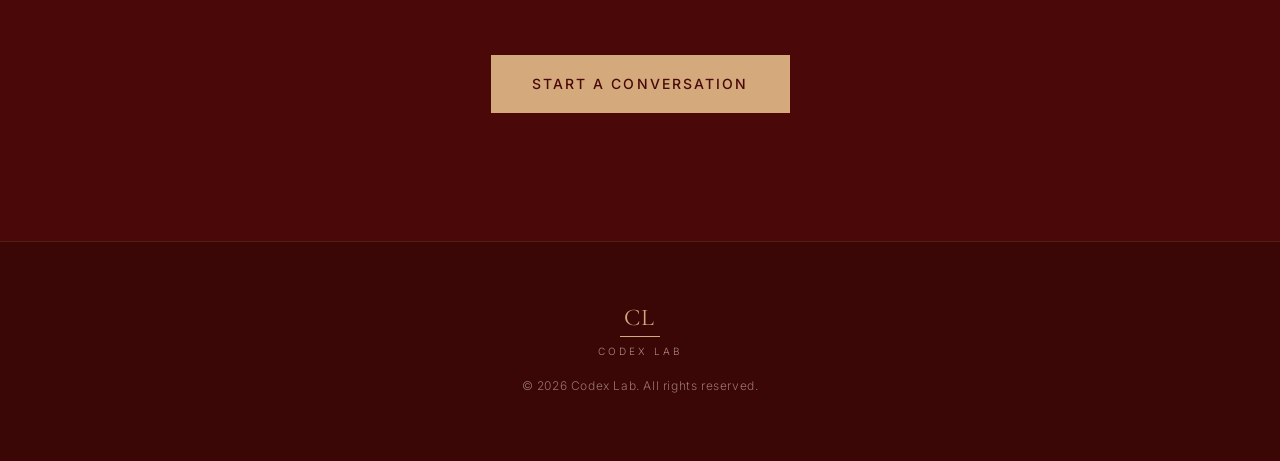
<file: preview-risky.html>
<!DOCTYPE html>
<html lang="en">
<head>
  <meta charset="UTF-8">
  <meta name="viewport" content="width=device-width, initial-scale=1.0">
  <title>Codex Lab — Light Mode: Risky Path (Garnet + Sandy Clay)</title>
  <link rel="preconnect" href="https://fonts.googleapis.com">
  <link rel="preconnect" href="https://fonts.gstatic.com" crossorigin>
  <link href="https://fonts.googleapis.com/css2?family=Cormorant+Garamond:ital,wght@0,400;0,500;0,600;0,700;1,400;1,500&family=Inter:wght@300;400;500;600&display=swap" rel="stylesheet">
  <link rel="stylesheet" href="styles.css">
  <style>
    /* ==========================================================
       RISKY PATH — Garnet hero, sandy clay warmth, antique white body
       A completely different brand mood: wine cellar meets boardroom
       ========================================================== */

    /* Hero — Deep garnet with antique white text */
    .hero {
      background-color: #4A0808;
    }
    .hero::before {
      background:
        linear-gradient(135deg, transparent 30%, rgba(212, 170, 125, 0.08) 48%, rgba(212, 170, 125, 0.1) 50%, rgba(212, 170, 125, 0.08) 52%, transparent 70%),
        linear-gradient(225deg, transparent 30%, rgba(212, 170, 125, 0.08) 48%, rgba(212, 170, 125, 0.1) 50%, rgba(212, 170, 125, 0.08) 52%, transparent 70%),
        repeating-linear-gradient(45deg, transparent, transparent 80px, rgba(212, 170, 125, 0.04) 80px, rgba(212, 170, 125, 0.04) 81px),
        repeating-linear-gradient(-45deg, transparent, transparent 80px, rgba(212, 170, 125, 0.04) 80px, rgba(212, 170, 125, 0.04) 81px);
    }
    .hero::after {
      background: radial-gradient(ellipse at center, transparent 40%, #4A0808 100%);
    }
    .hero .monogram { color: #D4AA7D; }
    .hero .brass-rule { background-color: #D4AA7D; }
    .hero .hero__brand-name { color: rgba(247, 230, 210, 0.6); }
    .hero .hero__headline { color: #F7E6D2; }
    .hero .hero__headline-sub { color: #F7E6D2; }
    .hero .hero__subline { color: rgba(247, 230, 210, 0.65); }
    .hero .cta-button {
      color: #4A0808;
      background-color: #D4AA7D;
      border-color: #D4AA7D;
    }
    .hero .cta-button:hover {
      background-color: transparent;
      color: #D4AA7D;
      border-color: #F7E6D2;
      box-shadow: 0 0 24px rgba(212, 170, 125, 0.15);
    }

    /* Credibility bar — sandy clay base, heading sized up + bold */
    .credibility-bar {
      background-color: #D4AA7D;
    }
    .credibility-bar__heading {
      color: rgba(74, 8, 8, 0.8);
      font-size: clamp(1rem, 1.8vw, 1.25rem);
      font-weight: 600;
    }
    .credibility-bar__name { color: #3A0606; }
    .credibility-bar__detail { color: rgba(58, 6, 6, 0.85); }

    /* All section headings — bold */
    .section-heading {
      font-weight: 700;
    }

    /* Section backgrounds — alternating for clear segmentation */
    .same-questions {
      background-color: #F7E6D2;
      color: #3D3A36;
      border-top: none;
    }

    .built-different {
      background-color: #EDE0CF;
      color: #3D3A36;
    }

    /* How It Works — garnet bg for dramatic shift */
    .how-it-works {
      background-color: #4A0808;
      color: #F7E6D2;
      border-top: none;
    }
    .how-it-works .section-heading { color: #D4AA7D; }

    .pricing {
      background-color: #F7E6D2;
      color: #3D3A36;
      border-top: none;
    }

    .cta-close {
      border-top: none;
    }

    /* Section headings — garnet accent on light sections */
    .same-questions .section-heading,
    .built-different .section-heading,
    .pricing .section-heading {
      color: #6B0B0C;
    }

    /* Same Questions — all body text same font and color */
    .same-questions__lead,
    .same-questions__close {
      color: #6B6560;
      font-family: var(--font-body);
      font-style: normal;
    }
    .same-questions__emphasis {
      color: #1A1815;
      font-family: var(--font-headline);
    }

    /* Cards — distinct from section bg (#EDE0CF), use white-ish for pop */
    .card {
      background-color: #FAF6F0;
      border: 1px solid rgba(107, 11, 12, 0.08);
      box-shadow: 0 2px 8px rgba(107, 11, 12, 0.05);
    }
    .card:hover {
      background-color: #F5F0E8;
      border-color: #6B0B0C;
      box-shadow: 0 4px 20px rgba(107, 11, 12, 0.1);
    }
    .card h3 {
      color: #6B0B0C;
      font-weight: 600;
    }
    .card p { color: #6B6560; }

    /* Process — on garnet bg */
    .process__number { color: #D4AA7D; }
    .process__title { color: #F7E6D2; }
    .process__description { color: rgba(247, 230, 210, 0.7); }
    .process__step { border-bottom-color: rgba(212, 170, 125, 0.15); }

    /* Tiers — deep garnet cards for drama */
    .tier {
      background-color: #4A0808;
      border: 1px solid rgba(212, 170, 125, 0.2);
      color: #F7E6D2;
    }
    .tier__name {
      color: #FFFFFF;
      font-weight: 700;
      font-size: 1.75rem;
    }
    .tier__price { color: rgba(255, 255, 255, 0.6); border-bottom-color: rgba(212, 170, 125, 0.2); }
    .tier__price strong { color: #FFFFFF; }
    .tier__description { color: rgba(247, 230, 210, 0.6); }
    .tier__best-for { color: #F7E6D2; }
    .tier__label {
      color: #D4AA7D;
      font-weight: 700;
      font-size: 0.8125rem;
    }
    .tier__examples {
      border-top-color: rgba(212, 170, 125, 0.15);
    }
    .tier__examples li {
      color: rgba(247, 230, 210, 0.75);
      font-size: 0.875rem;
    }
    .tier__examples li + li { border-top-color: rgba(212, 170, 125, 0.08); }

    /* CTA Close — garnet bg for bookend effect */
    .cta-close {
      background-color: #4A0808;
      border-top-color: rgba(212, 170, 125, 0.2);
    }
    .cta-close__headline { color: #F7E6D2; }
    .cta-close__subline { color: rgba(247, 230, 210, 0.65); }
    .cta-close .cta-button {
      color: #4A0808;
      background-color: #D4AA7D;
      border-color: #D4AA7D;
    }
    .cta-close .cta-button:hover {
      background-color: transparent;
      color: #D4AA7D;
      border-color: #F7E6D2;
    }

    /* Footer */
    .site-footer {
      background-color: #3A0606;
      border-top-color: rgba(212, 170, 125, 0.15);
    }
    .site-footer .monogram { color: #D4AA7D; }
    .site-footer .brass-rule { background-color: #D4AA7D; }
    .site-footer__brand { color: rgba(247, 230, 210, 0.6); }
    .site-footer__text { color: rgba(247, 230, 210, 0.5); }

    /* Override the prefers-color-scheme media query */
    @media (prefers-color-scheme: light) {
      :root {
        --color-bg: #F7E6D2;
        --color-bg-card: #FFFFFF;
        --color-text-primary: #3D3A36;
        --color-text-headline: #1A1815;
        --color-text-secondary: #6B6560;
      }
    }
    @media (prefers-color-scheme: dark) {
      .same-questions, .built-different, .how-it-works, .pricing {
        background-color: #F7E6D2;
        color: #3D3A36;
      }
      .cta-close {
        background-color: #4A0808;
      }
    }
  </style>
</head>
<body>

  <a href="#main-content" class="skip-link">Skip to main content</a>

  <header class="hero" role="banner">
    <div class="hero__container">
      <div class="hero__monogram">
        <span class="monogram">CL</span>
        <div class="brass-rule" aria-hidden="true"></div>
        <p class="hero__brand-name">Codex Lab</p>
      </div>
      <h1 class="hero__headline">
        Your competitor's next move started as a question someone answered first.
      </h1>
      <p class="hero__headline-sub">We answer the hard ones — in two weeks, with evidence, for healthcare companies that can't afford to guess.</p>
      <p class="hero__subline">Decision intelligence for healthcare — evidence-based, two-week sprints, built to compound.</p>
      <a href="mailto:hello@thecodexlab.ai" class="cta-button">Start a Conversation</a>
    </div>
  </header>

  <section class="credibility-bar" aria-label="Experience credentials">
    <div class="container">
      <p class="credibility-bar__heading">Built on Experience From</p>
      <div class="credibility-bar__grid">
        <div class="credibility-bar__item">
          <p class="credibility-bar__name">Deloitte Consulting</p>
          <p class="credibility-bar__detail">Strategy &amp; Operations</p>
        </div>
        <div class="credibility-bar__item">
          <p class="credibility-bar__name">CVS Health</p>
          <p class="credibility-bar__detail">Product &amp; Growth Strategy</p>
        </div>
        <div class="credibility-bar__item">
          <p class="credibility-bar__name">8+ Years</p>
          <p class="credibility-bar__detail">Healthcare Strategy</p>
        </div>
        <div class="credibility-bar__item">
          <p class="credibility-bar__name">Fortune 50</p>
          <p class="credibility-bar__detail">Client Experience</p>
        </div>
      </div>
    </div>
  </section>

  <main id="main-content">

    <section class="same-questions fade-in" aria-labelledby="same-questions-heading">
      <div class="container">
        <h2 id="same-questions-heading" class="section-heading">Same Questions, Different Budgets</h2>
        <div class="same-questions__content">
          <p class="same-questions__lead">Fortune 100 healthcare companies have entire strategy departments — analysts, consultants, intelligence teams — answering competitive questions, evaluating market entry, stress-testing decisions.</p>
          <p class="same-questions__emphasis">The questions don't get smaller just because the budget does.</p>
          <p class="same-questions__close">Mid-market companies face the same complexity with a fraction of the resources. Codex Lab closes that gap — the same analytical rigor, scoped to mid-market economics, with intelligence that compounds over time.</p>
        </div>
      </div>
    </section>

    <section class="built-different fade-in" aria-labelledby="built-different-heading">
      <div class="container">
        <h2 id="built-different-heading" class="section-heading">Built Different by Design</h2>
        <div class="built-different__grid">
          <article class="card fade-in">
            <h3 class="card__title">Intelligence That Compounds</h3>
            <p class="card__body">Every engagement builds on the last. Institutional memory carries forward. Sprint 3 is faster, deeper, and more contextualized than Sprint 1.</p>
          </article>
          <article class="card fade-in">
            <h3 class="card__title">Evidence, Not Consensus</h3>
            <p class="card__body">Sources weighted, conflicts surfaced, uncertainty named. When the evidence disagrees, you see the disagreement — not an averaged-out answer.</p>
          </article>
          <article class="card fade-in">
            <h3 class="card__title">Built to Challenge</h3>
            <p class="card__body">Every recommendation survives structured dissent before it reaches you. If the logic has a hole, we find it first.</p>
          </article>
        </div>
      </div>
    </section>

    <section class="how-it-works fade-in" aria-labelledby="how-it-works-heading">
      <div class="container">
        <h2 id="how-it-works-heading" class="section-heading">How It Works</h2>
        <ol class="process">
          <li class="process__step fade-in">
            <span class="process__number" aria-hidden="true">01</span>
            <div class="process__content">
              <h3 class="process__title">Diagnostic Conversation</h3>
              <p class="process__description">We define the real question, constraints, and what "decision-ready" looks like for your team. Free, no obligation.</p>
            </div>
          </li>
          <li class="process__step fade-in">
            <span class="process__number" aria-hidden="true">02</span>
            <div class="process__content">
              <h3 class="process__title">Scoped Engagement</h3>
              <p class="process__description">The Brief or The Analysis, depending on complexity. Fixed price, fixed timeline, no surprises.</p>
            </div>
          </li>
          <li class="process__step fade-in">
            <span class="process__number" aria-hidden="true">03</span>
            <div class="process__content">
              <h3 class="process__title">Delivery</h3>
              <p class="process__description">Evidence-weighted memo or full strategic roadmap. Built to present to leadership, not sit in a drawer.</p>
            </div>
          </li>
          <li class="process__step fade-in">
            <span class="process__number" aria-hidden="true">04</span>
            <div class="process__content">
              <h3 class="process__title">Ongoing</h3>
              <p class="process__description">The Advisory: quarterly reviews, compounding intelligence, priority access. Most clients start with a sprint and graduate here.</p>
            </div>
          </li>
        </ol>
      </div>
    </section>

    <section class="pricing fade-in" aria-labelledby="pricing-heading">
      <div class="container">
        <h2 id="pricing-heading" class="section-heading">Engagement Tiers</h2>
        <div class="pricing__grid">
          <article class="tier fade-in">
            <h3 class="tier__name">The Brief</h3>
            <p class="tier__price">Starting from <strong>$15,000</strong></p>
            <p class="tier__description">One bounded question, decision-ready memo with evidence-weighted confidence scoring and clear recommendation. ~2 week timeline.</p>
            <p class="tier__best-for"><span class="tier__label">Best for:</span> Go/no-go decisions, competitive exposure assessments, market entry gut-checks</p>
            <ul class="tier__examples" aria-label="Example questions for The Brief">
              <li>"What's our competitive exposure if Amazon Pharmacy expands into specialty?"</li>
              <li>"Is there a viable acquisition target in [adjacent market] under $50M?"</li>
              <li>"What's the real margin risk if [payer] changes reimbursement terms?"</li>
            </ul>
          </article>
          <article class="tier fade-in">
            <h3 class="tier__name">The Analysis</h3>
            <p class="tier__price">Starting from <strong>$25,000</strong></p>
            <p class="tier__description">Complex question, full landscape analysis, strategy + implementation roadmap. Everything in The Brief plus: competitive landscape mapping, scenario modeling, implementation sequencing, and strategic debrief.</p>
            <p class="tier__best-for"><span class="tier__label">Best for:</span> Decisions that change how you operate — market entry, business model shifts, competitive repositioning</p>
            <ul class="tier__examples" aria-label="Example questions for The Analysis">
              <li>"Should we re-enter DME — and if so, through what model and in what sequence?"</li>
              <li>"How should we position against vertical integration from [competitor] over the next 18 months?"</li>
              <li>"What's the build-vs-buy-vs-partner calculus for launching [new service line]?"</li>
            </ul>
          </article>
          <article class="tier fade-in">
            <h3 class="tier__name">The Advisory</h3>
            <p class="tier__price">Starting from <strong>$5,000</strong>/month</p>
            <p class="tier__description">Ongoing intelligence relationship with compounding decision memory. Quarterly intelligence reviews, persistent decision memory, priority access, and quick-turn intelligence requests.</p>
            <p class="tier__best-for"><span class="tier__label">Best for:</span> Teams facing recurring strategic questions who want each answer to build on the last. Full sprint engagements scoped separately — advisory clients get priority scheduling.</p>
            <ul class="tier__examples" aria-label="Example questions for The Advisory">
              <li>"Map our competitive position across pharmacy services and flag shifts quarterly."</li>
              <li>"Track regulatory signals in [therapeutic area] and brief us monthly on what's changed."</li>
            </ul>
          </article>
        </div>
      </div>
    </section>

    <section class="cta-close fade-in" aria-labelledby="cta-close-heading">
      <div class="container">
        <h2 id="cta-close-heading" class="cta-close__headline">The best time to answer a hard question is before your competitor does.</h2>
        <p class="cta-close__subline">Tell us what you're trying to figure out.</p>
        <a href="mailto:hello@thecodexlab.ai" class="cta-button">Start a Conversation</a>
      </div>
    </section>

  </main>

  <footer class="site-footer" role="contentinfo">
    <div class="container">
      <div class="site-footer__content">
        <span class="monogram monogram--small">CL</span>
        <div class="brass-rule brass-rule--small" aria-hidden="true"></div>
        <p class="site-footer__brand">Codex Lab</p>
        <p class="site-footer__text">&copy; 2026 Codex Lab. All rights reserved.</p>
      </div>
    </div>
  </footer>

  <script src="script.js"></script>
</body>
</html>
</file>
<file: styles.css>
/* ==========================================================================
   Custom Properties — Design Tokens
   ========================================================================== */

:root {
  /* Colors — warm palette: Sandy Clay + Antique White + Shadow Grey */
  --color-bg: #141210;
  --color-bg-alt: #1C1A17;
  --color-bg-card: #272727;
  --color-bg-card-hover: #2F2D2A;
  --color-bg-light: #F0ECE6;
  --color-brass: #D4AA7D;
  --color-brass-dim: rgba(212, 170, 125, 0.25);
  --color-brass-glow: rgba(212, 170, 125, 0.08);
  --color-text-primary: #E8E0D5;
  --color-text-headline: #F7E6D2;
  --color-text-secondary: #A8A29E;
  --color-text-emphasis: #F7E6D2;
  --color-brass-bright: #D4AA7D;
  --color-periwinkle: #B5BEDD;
  --color-garnet: #6B0B0C;

  /* Typography */
  --font-headline: 'Cormorant Garamond', Georgia, 'Times New Roman', serif;
  --font-body: 'Inter', -apple-system, BlinkMacSystemFont, 'Segoe UI', sans-serif;

  /* Spacing scale */
  --space-xs: 0.5rem;
  --space-sm: 1rem;
  --space-md: 2rem;
  --space-lg: 4rem;
  --space-xl: 6rem;
  --space-2xl: 8rem;

  /* Layout */
  --max-width: 1200px;
  --max-width-narrow: 800px;
}

/* ==========================================================================
   Reset & Base
   ========================================================================== */

*,
*::before,
*::after {
  margin: 0;
  padding: 0;
  box-sizing: border-box;
}

html {
  font-size: 16px;
  scroll-behavior: smooth;
  -webkit-font-smoothing: antialiased;
  -moz-osx-font-smoothing: grayscale;
}

body {
  font-family: var(--font-body);
  font-weight: 300;
  line-height: 1.7;
  color: var(--color-text-primary);
  background-color: var(--color-bg);
}

/* ==========================================================================
   Typography
   ========================================================================== */

h1, h2, h3 {
  font-family: var(--font-headline);
  color: var(--color-text-headline);
  line-height: 1.2;
  font-weight: 400;
}

h1 {
  font-size: clamp(1.75rem, 4vw, 3rem);
  letter-spacing: -0.01em;
}

h2 {
  font-size: clamp(1.5rem, 3vw, 2.25rem);
}

h3 {
  font-size: clamp(1.125rem, 2vw, 1.5rem);
  color: var(--color-brass);
}

p {
  margin-bottom: var(--space-sm);
}

p:last-child {
  margin-bottom: 0;
}

strong {
  font-weight: 600;
  color: var(--color-text-headline);
}

/* ==========================================================================
   Layout Utilities
   ========================================================================== */

.container {
  width: 100%;
  max-width: var(--max-width);
  margin: 0 auto;
  padding: 0 var(--space-md);
}

.section-heading {
  text-align: center;
  margin-bottom: var(--space-lg);
  text-transform: uppercase;
  font-size: clamp(1rem, 1.8vw, 1.25rem);
  font-family: var(--font-body);
  font-weight: 600;
  letter-spacing: 0.2em;
  color: var(--color-brass-bright);
}

/* ==========================================================================
   Brass Rule — Signature Brand Element
   ========================================================================== */

.brass-rule {
  width: 60px;
  height: 2px;
  background-color: var(--color-brass);
  margin: 0.375rem auto;
}

.brass-rule--small {
  width: 40px;
  height: 1px;
}

/* ==========================================================================
   CTA Button
   ========================================================================== */

.cta-button {
  display: inline-block;
  font-family: var(--font-body);
  font-size: 0.875rem;
  font-weight: 500;
  letter-spacing: 0.15em;
  text-transform: uppercase;
  text-decoration: none;
  color: var(--color-bg);
  background-color: var(--color-brass);
  padding: 1rem 2.5rem;
  border: 1px solid var(--color-brass);
  transition: background-color 0.3s ease, color 0.3s ease;
}

.cta-button:hover {
  background-color: transparent;
  color: var(--color-brass);
  border-color: var(--color-periwinkle);
  box-shadow: 0 0 20px rgba(181, 190, 221, 0.1);
}

.cta-button:focus-visible {
  outline: 2px solid var(--color-brass);
  outline-offset: 4px;
}

/* ==========================================================================
   Monogram
   ========================================================================== */

.monogram {
  font-family: var(--font-headline);
  font-size: 3rem;
  font-weight: 400;
  color: var(--color-brass-bright);
  letter-spacing: 0.05em;
  display: block;
  text-align: center;
  line-height: 1;
  margin-bottom: 0;
}

.monogram--small {
  font-size: 1.5rem;
}

/* ==========================================================================
   Scroll Animations
   ========================================================================== */

.fade-in {
  opacity: 0;
  transform: translateY(20px);
  transition: opacity 0.6s ease, transform 0.6s ease;
}

.fade-in.visible {
  opacity: 1;
  transform: translateY(0);
}

/* Respect reduced motion preferences */
@media (prefers-reduced-motion: reduce) {
  .fade-in {
    opacity: 1;
    transform: none;
    transition: none;
  }

  html {
    scroll-behavior: auto;
  }
}

/* ==========================================================================
   Section 1: Hero
   ========================================================================== */

.hero {
  min-height: 100vh;
  display: flex;
  align-items: center;
  justify-content: center;
  text-align: center;
  padding: var(--space-xl) var(--space-md);
  position: relative;
  overflow: hidden;
  background-color: var(--color-bg);
}

/* Subtle geometric background pattern */
.hero::before {
  content: '';
  position: absolute;
  inset: 0;
  background:
    linear-gradient(135deg, transparent 40%, var(--color-brass-glow) 50%, transparent 60%),
    linear-gradient(225deg, transparent 40%, var(--color-brass-glow) 50%, transparent 60%),
    repeating-linear-gradient(
      45deg,
      transparent,
      transparent 80px,
      rgba(212, 170, 125, 0.03) 80px,
      rgba(212, 170, 125, 0.03) 81px
    ),
    repeating-linear-gradient(
      -45deg,
      transparent,
      transparent 80px,
      rgba(212, 170, 125, 0.03) 80px,
      rgba(212, 170, 125, 0.03) 81px
    );
  pointer-events: none;
  z-index: 0;
}

/* Vignette overlay for depth */
.hero::after {
  content: '';
  position: absolute;
  inset: 0;
  background: radial-gradient(ellipse at center, transparent 40%, var(--color-bg) 100%);
  pointer-events: none;
  z-index: 0;
}

.hero__container {
  position: relative;
  z-index: 1;
}

/* removed — now positioned in hero block above */

.hero__monogram {
  margin-bottom: var(--space-lg);
}

.hero__headline {
  margin-bottom: var(--space-md);
}

.hero__headline-break {
  display: inline;
}

.hero__brand-name {
  font-family: var(--font-body);
  font-size: 0.8125rem;
  color: var(--color-text-secondary);
  letter-spacing: 0.3em;
  text-transform: uppercase;
  margin-top: 0.25rem;
  font-weight: 400;
}

.hero__headline-sub {
  font-family: var(--font-headline);
  font-size: clamp(1.25rem, 2.5vw, 1.75rem);
  color: var(--color-text-emphasis);
  line-height: 1.4;
  margin-bottom: var(--space-md);
}

.hero__subline {
  font-size: clamp(1.1875rem, 2.2vw, 1.5rem);
  color: var(--color-text-secondary);
  margin-bottom: var(--space-lg);
  font-style: italic;
  font-family: var(--font-headline);
}

.hero__credibility {
  font-size: clamp(0.8125rem, 1.2vw, 0.9375rem);
  color: var(--color-text-secondary);
  letter-spacing: 0.05em;
  text-transform: uppercase;
  font-weight: 400;
  margin-bottom: var(--space-lg);
}

/* Hero entrance animation */
.hero__container > * {
  opacity: 0;
  transform: translateY(15px);
  animation: hero-fade-in 0.8s ease forwards;
}

.hero__container > *:nth-child(1) { animation-delay: 0.1s; }
.hero__container > *:nth-child(2) { animation-delay: 0.3s; }
.hero__container > *:nth-child(3) { animation-delay: 0.5s; }
.hero__container > *:nth-child(4) { animation-delay: 0.65s; }
.hero__container > *:nth-child(5) { animation-delay: 0.8s; }

@keyframes hero-fade-in {
  to {
    opacity: 1;
    transform: translateY(0);
  }
}

@media (prefers-reduced-motion: reduce) {
  .hero__container > * {
    opacity: 1;
    transform: none;
    animation: none;
  }
}

/* ==========================================================================
   Credibility Bar — "Built on Experience From"
   ========================================================================== */

.credibility-bar {
  background-color: #302618;
  padding: var(--space-lg) 0;
}

.credibility-bar__heading {
  text-align: center;
  text-transform: uppercase;
  font-family: var(--font-body);
  font-size: clamp(0.875rem, 1.5vw, 1.125rem);
  font-weight: 600;
  letter-spacing: 0.25em;
  color: rgba(212, 170, 125, 0.75);
  margin-bottom: var(--space-md);
}

.credibility-bar__grid {
  display: grid;
  grid-template-columns: repeat(4, 1fr);
  gap: var(--space-md);
  text-align: center;
}

.credibility-bar__name {
  font-family: var(--font-body);
  font-size: clamp(1rem, 1.5vw, 1.25rem);
  font-weight: 600;
  color: #D4AA7D;
  margin-bottom: 0.25rem;
}

.credibility-bar__detail {
  font-family: var(--font-body);
  font-size: 0.875rem;
  font-weight: 400;
  color: #A8A29E;
}

@media (max-width: 768px) {
  .credibility-bar__grid {
    grid-template-columns: repeat(2, 1fr);
    gap: var(--space-sm) var(--space-md);
  }
}

@media (max-width: 480px) {
  .credibility-bar__grid {
    grid-template-columns: 1fr;
    gap: var(--space-sm);
  }
}

/* ==========================================================================
   Section 2: Same Questions, Different Budgets
   ========================================================================== */

.same-questions {
  padding: var(--space-2xl) 0 var(--space-lg);
  border-top: none;
  background-color: #251F17;
}

.same-questions__content {
  max-width: var(--max-width-narrow);
  margin: 0 auto;
  text-align: center;
}

.same-questions__lead {
  font-size: clamp(1.0625rem, 1.5vw, 1.1875rem);
  color: var(--color-text-primary);
  margin-bottom: var(--space-md);
}

.same-questions__emphasis {
  font-family: var(--font-headline);
  font-size: clamp(1.5rem, 3vw, 2.25rem);
  color: var(--color-text-emphasis);
  font-style: italic;
  line-height: 1.3;
  margin-bottom: var(--space-md);
  padding: var(--space-md) 0;
}

.same-questions__close {
  font-size: clamp(1.0625rem, 1.5vw, 1.1875rem);
  color: var(--color-text-secondary);
}

/* ==========================================================================
   Section 3: Built Different by Design
   ========================================================================== */

.built-different {
  padding: var(--space-lg) 0 var(--space-2xl);
  background-color: #1C1B19;
}

.built-different__grid {
  display: grid;
  grid-template-columns: repeat(3, 1fr);
  gap: var(--space-md);
}

.card {
  background-color: #28241E;
  border: 1px solid rgba(212, 170, 125, 0.12);
  padding: var(--space-lg) var(--space-md);
  text-align: center;
  transition: border-color 0.3s ease, background-color 0.3s ease;
}

.card:hover {
  border-color: var(--color-brass);
  background-color: #302B24;
  box-shadow: 0 4px 24px rgba(212, 170, 125, 0.08);
}

.card__title {
  font-weight: 600;
  margin-bottom: var(--space-sm);
}

.card__body {
  color: var(--color-text-secondary);
  font-size: 0.9375rem;
}

@media (max-width: 768px) {
  .built-different__grid {
    grid-template-columns: 1fr;
    gap: var(--space-sm);
  }
}

/* ==========================================================================
   Section 4: How It Works
   ========================================================================== */

.how-it-works {
  padding: var(--space-2xl) 0;
  border-top: none;
  background-color: #141210;
}

.process {
  list-style: none;
  max-width: var(--max-width-narrow);
  margin: 0 auto;
}

.process__step {
  display: flex;
  gap: var(--space-md);
  padding: var(--space-md) 0;
  border-bottom: 1px solid rgba(255, 255, 255, 0.05);
}

.process__step:last-child {
  border-bottom: none;
}

.process__number {
  font-family: var(--font-headline);
  font-size: 2rem;
  color: var(--color-brass);
  line-height: 1;
  min-width: 3rem;
  padding-top: 0.25rem;
}

.process__title {
  margin-bottom: var(--space-xs);
}

.process__description {
  color: var(--color-text-secondary);
  font-size: 0.9375rem;
}

@media (max-width: 768px) {
  .process__step {
    gap: var(--space-sm);
  }

  .process__number {
    font-size: 1.5rem;
    min-width: 2rem;
  }
}

/* ==========================================================================
   Section 5: Pricing Tiers
   ========================================================================== */

.pricing {
  padding: var(--space-2xl) 0;
  border-top: none;
  background-color: #1C1B19;
}

.pricing__grid {
  display: grid;
  grid-template-columns: repeat(3, 1fr);
  grid-template-rows: repeat(5, auto);
  gap: 0 var(--space-md);
  margin-bottom: var(--space-lg);
}

.tier {
  background-color: #141210;
  border: 1px solid rgba(212, 170, 125, 0.15);
  padding: var(--space-lg) var(--space-md);
  display: grid;
  grid-row: span 5;
  grid-template-rows: subgrid;
  row-gap: var(--space-sm);
}

.tier__name {
  font-family: var(--font-headline);
  font-size: 1.75rem;
  font-weight: 700;
  color: var(--color-brass);
  margin-bottom: var(--space-sm);
}

.tier__price {
  font-size: 1rem;
  color: var(--color-text-secondary);
  margin-bottom: var(--space-md);
  padding-bottom: var(--space-md);
  border-bottom: 1px solid var(--color-brass-dim);
}

.tier__price strong {
  font-size: 1.5rem;
  color: var(--color-text-headline);
  font-weight: 600;
}

.tier__description {
  font-size: 0.9375rem;
  color: var(--color-text-secondary);
  margin-bottom: var(--space-sm);
}

.tier__best-for {
  font-size: 0.875rem;
  color: #E8E0D5;
  align-self: start;
  margin-bottom: 0;
}

.tier__label {
  color: var(--color-brass);
  font-weight: 700;
  text-transform: uppercase;
  font-size: 0.8125rem;
  letter-spacing: 0.1em;
}

.tier__timeline {
  font-size: 0.875rem;
  color: var(--color-text-secondary);
  margin-bottom: var(--space-sm);
}

.tier__note {
  font-size: 0.8125rem;
  color: var(--color-text-secondary);
  font-style: italic;
  margin-bottom: var(--space-sm);
}

.tier__examples {
  list-style: none;
  padding-top: 0.5rem;
  border-top: 1px solid rgba(255, 255, 255, 0.05);
  align-self: start;
}

.tier__examples li {
  font-size: 0.8125rem;
  color: var(--color-text-secondary);
  font-style: italic;
  padding: var(--space-xs) 0;
  line-height: 1.5;
}

.tier__examples li + li {
  border-top: 1px solid rgba(255, 255, 255, 0.03);
}

.pricing__tagline {
  text-align: center;
  font-family: var(--font-headline);
  font-size: clamp(1rem, 1.5vw, 1.1875rem);
  color: var(--color-text-emphasis);
  font-style: italic;
  max-width: var(--max-width-narrow);
  margin: 0 auto;
}

@media (max-width: 768px) {
  .pricing__grid {
    grid-template-columns: 1fr;
    grid-template-rows: auto;
  }

  .tier {
    grid-row: auto;
    grid-template-rows: none;
    display: flex;
    flex-direction: column;
  }
}

/* ==========================================================================
   Section 6: CTA Close
   ========================================================================== */

.cta-close {
  padding: var(--space-2xl) 0;
  text-align: center;
  border-top: none;
  background-color: #141210;
}

.cta-close__headline {
  max-width: var(--max-width-narrow);
  margin: 0 auto var(--space-md);
  font-size: clamp(1.5rem, 3vw, 2.25rem);
  color: var(--color-text-emphasis);
}

.cta-close__subline {
  color: var(--color-text-secondary);
  font-size: clamp(1rem, 1.5vw, 1.125rem);
  margin-bottom: var(--space-lg);
}

/* ==========================================================================
   Footer
   ========================================================================== */

.site-footer {
  padding: var(--space-lg) 0;
  border-top: 1px solid rgba(212, 170, 125, 0.1);
  background-color: #0E0C0A;
}

.site-footer__content {
  text-align: center;
}

.site-footer__brand {
  font-family: var(--font-body);
  font-size: 0.625rem;
  color: var(--color-text-secondary);
  letter-spacing: 0.3em;
  text-transform: uppercase;
  margin-top: 0.25rem;
}

.site-footer__text {
  font-size: 0.75rem;
  color: var(--color-text-secondary);
  letter-spacing: 0.05em;
  margin-top: var(--space-sm);
}

/* ==========================================================================
   Accessibility: Skip Link
   ========================================================================== */

.skip-link {
  position: absolute;
  top: -100%;
  left: 50%;
  transform: translateX(-50%);
  background-color: var(--color-brass);
  color: var(--color-bg);
  padding: 0.75rem 1.5rem;
  font-family: var(--font-body);
  font-size: 0.875rem;
  font-weight: 500;
  text-decoration: none;
  z-index: 1000;
  transition: top 0.2s ease;
}

.skip-link:focus {
  top: var(--space-sm);
}

/* ==========================================================================
   Light Mode — prefers-color-scheme: light
   ========================================================================== */

@media (prefers-color-scheme: light) {
  :root {
    --color-bg: #F7E6D2;
    --color-bg-alt: #EDE0CF;
    --color-bg-card: #FAF6F0;
    --color-bg-card-hover: #F5F0E8;
    --color-bg-light: #D4AA7D;
    --color-brass: #D4AA7D;
    --color-brass-dim: rgba(212, 170, 125, 0.25);
    --color-brass-glow: rgba(212, 170, 125, 0.08);
    --color-text-primary: #3D3A36;
    --color-text-headline: #1A1815;
    --color-text-secondary: #6B6560;
    --color-text-emphasis: #F7E6D2;
    --color-brass-bright: #D4AA7D;
    --color-periwinkle: #B5BEDD;
    --color-garnet: #6B0B0C;
  }

  /* Hero — Deep garnet with antique white text */
  .hero {
    background-color: #4A0808;
  }

  .hero::before {
    background:
      linear-gradient(135deg, transparent 30%, rgba(212, 170, 125, 0.08) 48%, rgba(212, 170, 125, 0.1) 50%, rgba(212, 170, 125, 0.08) 52%, transparent 70%),
      linear-gradient(225deg, transparent 30%, rgba(212, 170, 125, 0.08) 48%, rgba(212, 170, 125, 0.1) 50%, rgba(212, 170, 125, 0.08) 52%, transparent 70%),
      repeating-linear-gradient(45deg, transparent, transparent 80px, rgba(212, 170, 125, 0.04) 80px, rgba(212, 170, 125, 0.04) 81px),
      repeating-linear-gradient(-45deg, transparent, transparent 80px, rgba(212, 170, 125, 0.04) 80px, rgba(212, 170, 125, 0.04) 81px);
  }

  .hero::after {
    background: radial-gradient(ellipse at center, transparent 40%, #4A0808 100%);
  }

  .hero .monogram { color: #D4AA7D; }
  .hero .brass-rule { background-color: #D4AA7D; }
  .hero .hero__brand-name { color: rgba(247, 230, 210, 0.6); }
  .hero .hero__headline { color: #F7E6D2; }
  .hero .hero__headline-sub { color: #F7E6D2; }
  .hero .hero__subline { color: rgba(247, 230, 210, 0.65); }

  .hero .cta-button {
    color: #4A0808;
    background-color: #D4AA7D;
    border-color: #D4AA7D;
  }
  .hero .cta-button:hover {
    background-color: transparent;
    color: #D4AA7D;
    border-color: #F7E6D2;
    box-shadow: 0 0 24px rgba(212, 170, 125, 0.15);
  }

  /* Credibility bar — sandy clay base */
  .credibility-bar {
    background-color: #D4AA7D;
  }
  .credibility-bar__heading {
    color: rgba(74, 8, 8, 0.8);
    font-size: clamp(1rem, 1.8vw, 1.25rem);
    font-weight: 600;
  }
  .credibility-bar__name { color: #3A0606; }
  .credibility-bar__detail { color: rgba(58, 6, 6, 0.85); }

  /* All section headings — bold */
  .section-heading {
    font-weight: 700;
  }

  /* Same Questions — antique white bg */
  .same-questions {
    background-color: #F7E6D2;
    color: #3D3A36;
    border-top: none;
  }

  /* Built Different — slightly darker cream */
  .built-different {
    background-color: #EDE0CF;
    color: #3D3A36;
  }

  /* Section headings — garnet accent on light sections */
  .same-questions .section-heading,
  .built-different .section-heading,
  .pricing .section-heading {
    color: #6B0B0C;
  }

  /* Same Questions body text */
  .same-questions__lead,
  .same-questions__close {
    color: #6B6560;
    font-family: var(--font-body);
    font-style: normal;
  }
  .same-questions__emphasis {
    color: #1A1815;
    font-family: var(--font-headline);
  }

  /* Cards — warm off-white, garnet accents */
  .card {
    background-color: #FAF6F0;
    border: 1px solid rgba(107, 11, 12, 0.08);
    box-shadow: 0 2px 8px rgba(107, 11, 12, 0.05);
  }
  .card:hover {
    background-color: #F5F0E8;
    border-color: #6B0B0C;
    box-shadow: 0 4px 20px rgba(107, 11, 12, 0.1);
  }
  .card h3 {
    color: #6B0B0C;
    font-weight: 600;
  }
  .card p { color: #6B6560; }

  /* How It Works — garnet bg for dramatic section break */
  .how-it-works {
    background-color: #4A0808;
    color: #F7E6D2;
    border-top: none;
  }
  .how-it-works .section-heading { color: #D4AA7D; }

  .process__number { color: #D4AA7D; }
  .process__title { color: #F7E6D2; }
  .process__description { color: rgba(247, 230, 210, 0.7); }
  .process__step { border-bottom-color: rgba(212, 170, 125, 0.15); }

  /* Pricing — antique white bg */
  .pricing {
    background-color: #F7E6D2;
    color: #3D3A36;
    border-top: none;
  }

  /* Tiers — deep garnet cards */
  .tier {
    background-color: #4A0808;
    border: 1px solid rgba(212, 170, 125, 0.2);
    color: #F7E6D2;
  }
  .tier__name {
    color: #FFFFFF;
    font-weight: 700;
    font-size: 1.75rem;
  }
  .tier__price { color: rgba(255, 255, 255, 0.6); border-bottom-color: rgba(212, 170, 125, 0.2); }
  .tier__price strong { color: #FFFFFF; }
  .tier__description { color: rgba(247, 230, 210, 0.6); }
  .tier__best-for { color: #F7E6D2; }
  .tier__label {
    color: #D4AA7D;
    font-weight: 700;
    font-size: 0.8125rem;
  }
  .tier__examples {
    border-top-color: rgba(212, 170, 125, 0.15);
  }
  .tier__examples li {
    color: rgba(247, 230, 210, 0.75);
    font-size: 0.875rem;
  }
  .tier__examples li + li { border-top-color: rgba(212, 170, 125, 0.08); }

  /* CTA Close — garnet bg for bookend effect */
  .cta-close {
    background-color: #4A0808;
    border-top: none;
    border-top-color: rgba(212, 170, 125, 0.2);
  }
  .cta-close__headline { color: #F7E6D2; }
  .cta-close__subline { color: rgba(247, 230, 210, 0.65); }
  .cta-close .cta-button {
    color: #4A0808;
    background-color: #D4AA7D;
    border-color: #D4AA7D;
  }
  .cta-close .cta-button:hover {
    background-color: transparent;
    color: #D4AA7D;
    border-color: #F7E6D2;
  }

  /* Footer — deepest garnet */
  .site-footer {
    background-color: #3A0606;
    border-top-color: rgba(212, 170, 125, 0.15);
  }
  .site-footer .monogram { color: #D4AA7D; }
  .site-footer .brass-rule { background-color: #D4AA7D; }
  .site-footer__brand { color: rgba(247, 230, 210, 0.6); }
  .site-footer__text { color: rgba(247, 230, 210, 0.65); }

  /* Skip link */
  .skip-link {
    background-color: #D4AA7D;
    color: #4A0808;
  }
}
</file>
